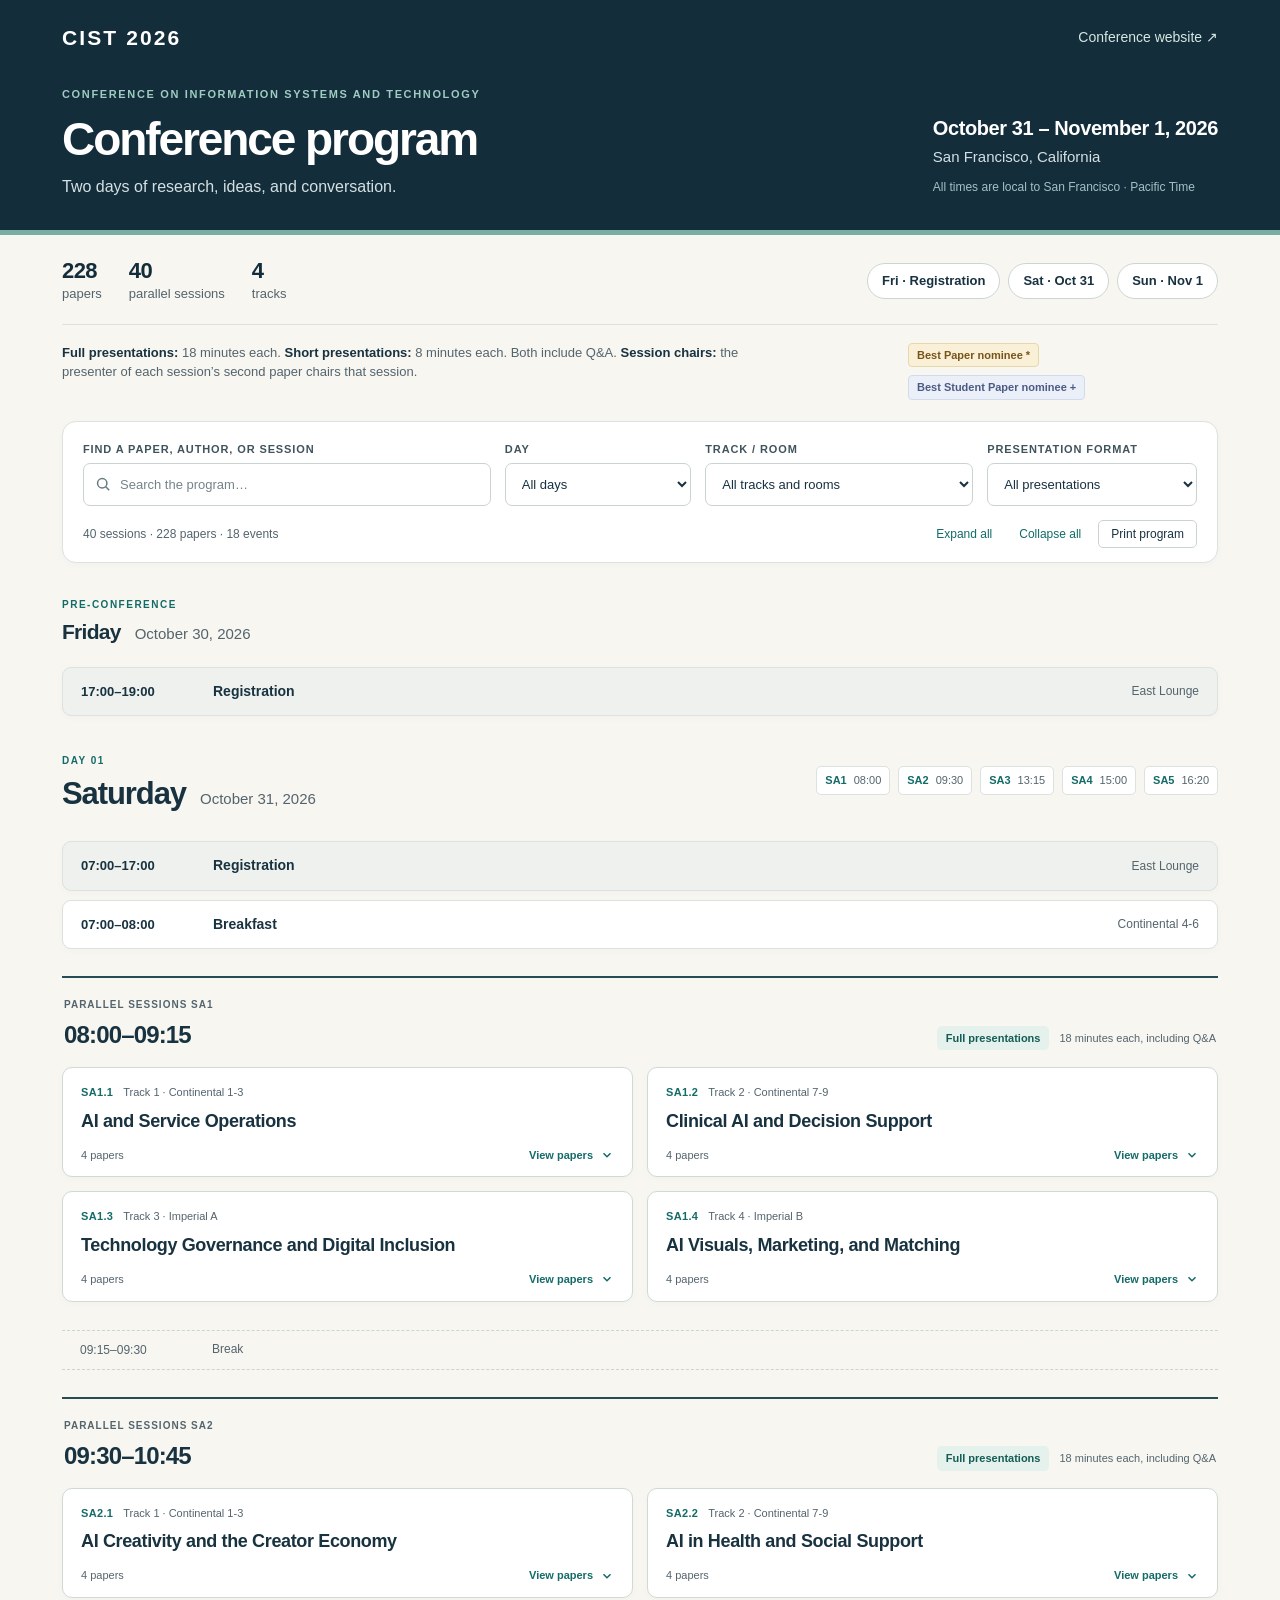
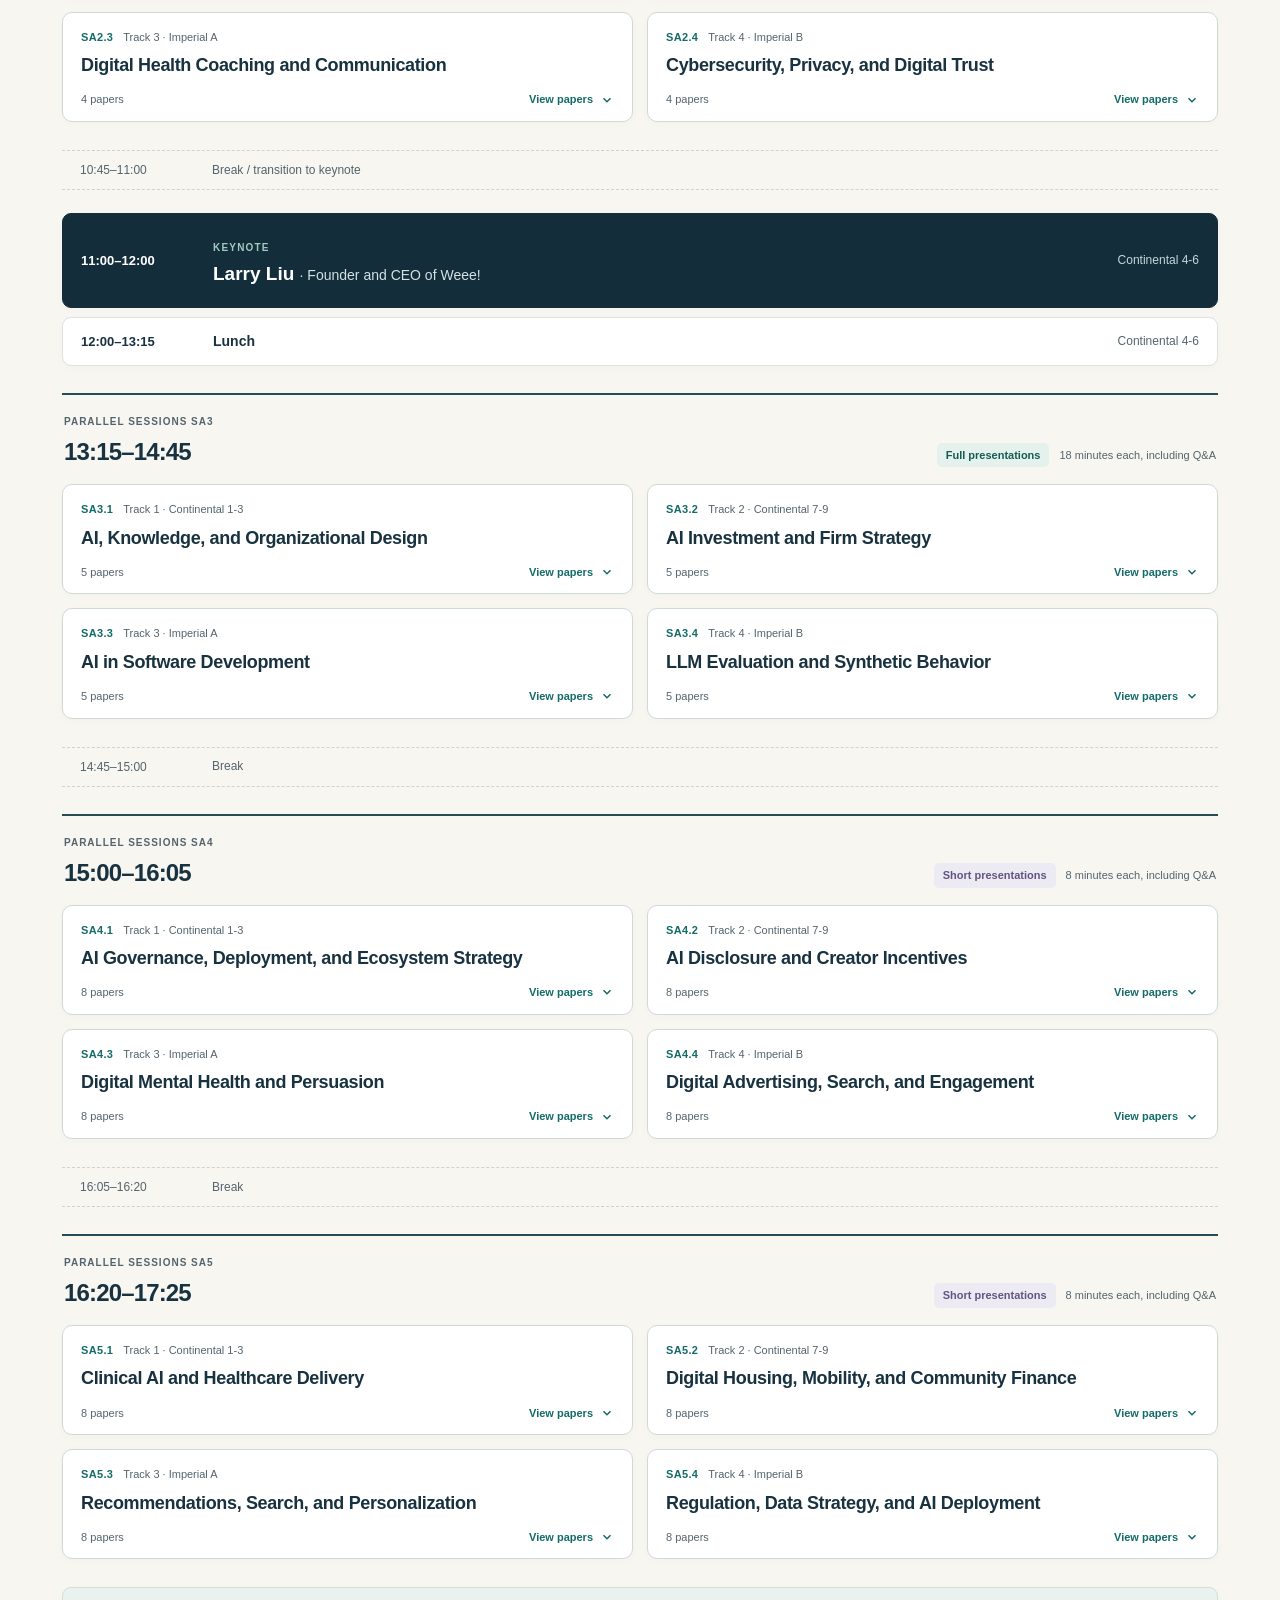
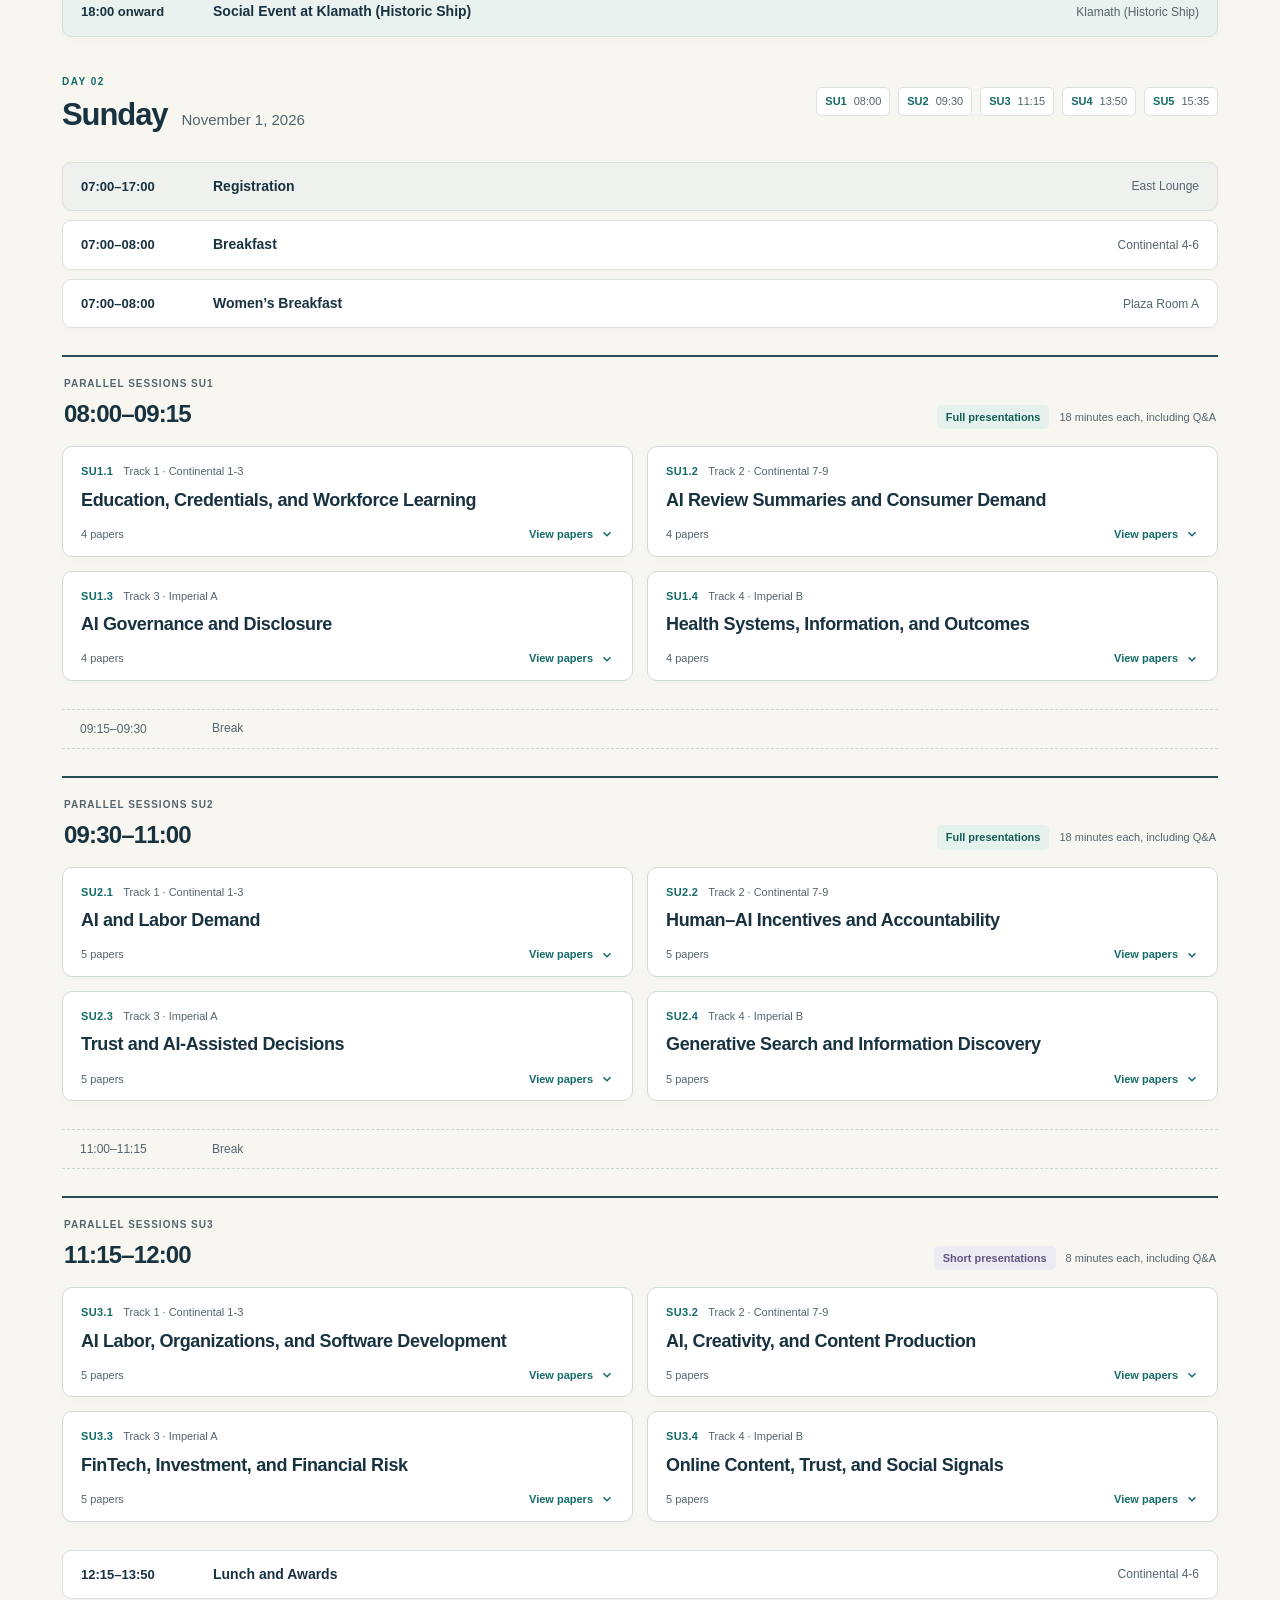
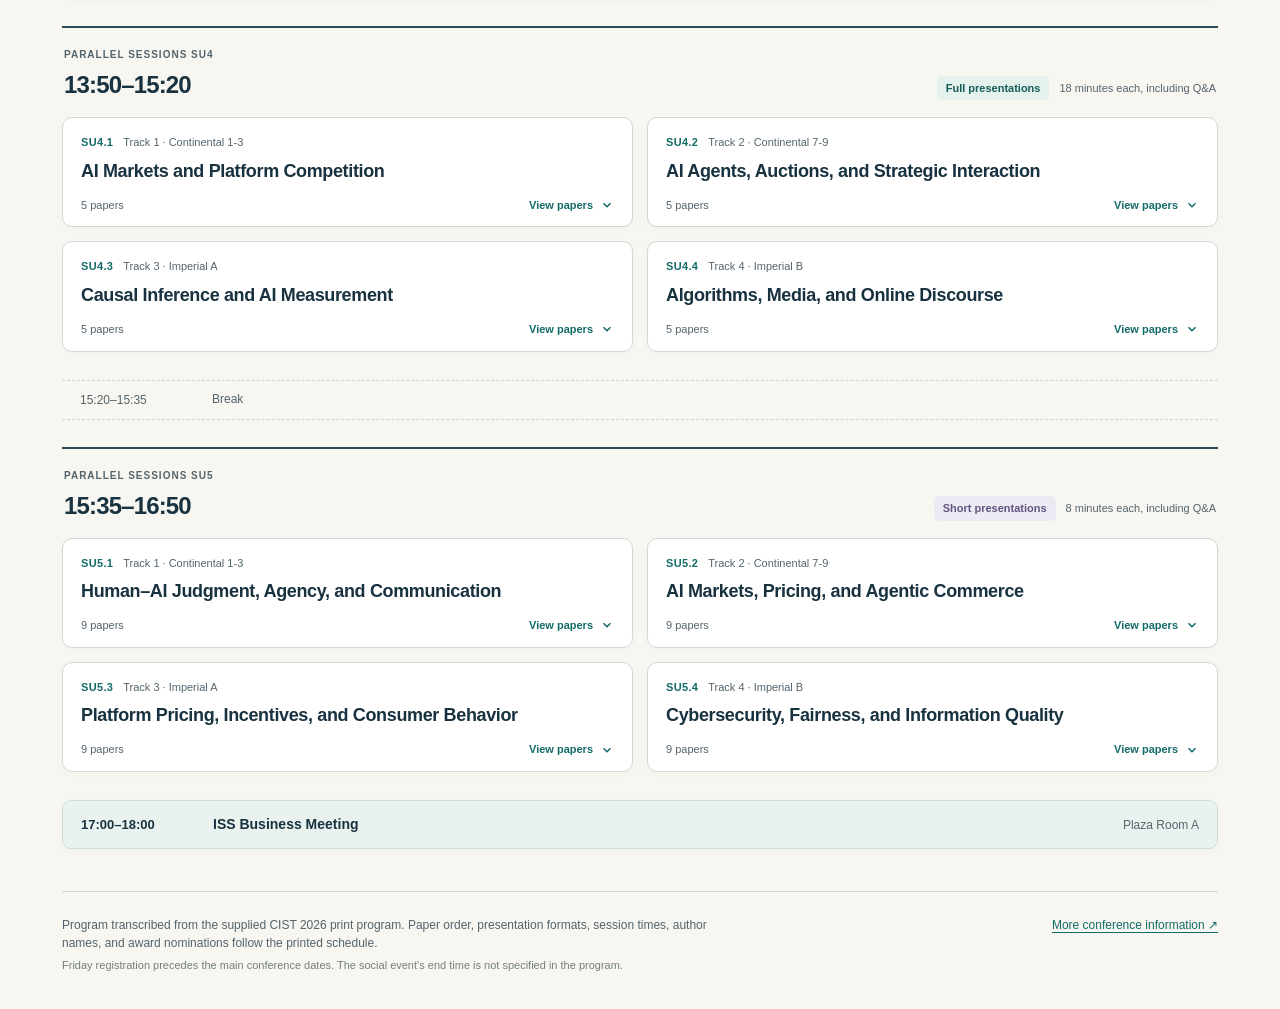
<file: layouts/CIST2026_Program.html>
<!doctype html>
<html lang="en">
<head>
  <meta charset="utf-8">
  <meta name="viewport" content="width=device-width, initial-scale=1">
  <meta name="description" content="CIST 2026 conference program: October 31–November 1 in San Francisco. Browse 228 papers across 40 sessions, plus keynote, meals, and conference events.">
  <title>CIST 2026 · Conference Program</title>
  <style>
:root{--navy:#142d3b;--ink:#183240;--muted:#54646d;--teal:#136b68;--teal-light:#e4f1ed;--cream:#f7f6f1;--line:#dce2df;--white:#fff;--gold:#896525;--gold-light:#faf0d7;--radius:14px;--shadow:0 2px 8px #142d3b06}
*{box-sizing:border-box}html{scroll-behavior:smooth;scroll-padding-top:30px}body{margin:0;color:var(--ink);background:var(--cream);font-family:Inter,ui-sans-serif,-apple-system,BlinkMacSystemFont,"Segoe UI",Arial,sans-serif;font-size:16px;line-height:1.5}
a{color:var(--teal);text-underline-offset:3px}button,input,select{font:inherit}button,select{cursor:pointer}button,a,input,select,summary{-webkit-tap-highlight-color:transparent}
:focus-visible{outline:3px solid #d5a039;outline-offset:4px}.skip-link{position:absolute;left:16px;top:-100px;z-index:20;background:var(--white);padding:10px 16px;border-radius:8px}.skip-link:focus{top:12px}
[hidden]{display:none!important}.js-only{display:none}body.js .js-only{display:block}body.js .js-inline{display:inline-flex}
.wrap{max-width:1220px;padding:0 32px;margin:0 auto}.masthead{background:var(--navy);color:white;border-bottom:5px solid #79aca2}.topline{display:flex;align-items:center;justify-content:space-between;gap:24px;padding-top:22px}.wordmark{font-size:21px;letter-spacing:.1em;font-weight:800}.home-link{color:#d4e7e1;font-size:14px;text-decoration:none}.home-link:hover{text-decoration:underline}.hero{padding:27px 0 31px;display:flex;align-items:flex-end;justify-content:space-between;gap:35px}.hero .eyebrow{color:#9dccc0;font-size:11px}.hero h1{font-size:46px;line-height:1.12;letter-spacing:-.045em;margin:9px 0 10px;font-weight:750}.conference-name{color:#d4e1e4;margin:0;font-size:16px;max-width:530px}.hero-date{min-width:230px;display:flex;flex-direction:column;gap:3px;font-size:15px;color:#d4e1e4;padding-bottom:3px}.hero-date strong{font-size:20px;font-weight:600;color:#fff;letter-spacing:-.02em}.hero-date .timezone{font-size:12px;color:#a6bfc5;margin-top:7px}
.overview{display:flex;justify-content:space-between;align-items:center;gap:16px;flex-wrap:wrap;padding:23px 0 20px;border-bottom:1px solid var(--line)}.counts{display:flex;gap:27px;color:var(--muted);font-size:13px}.counts strong{font-size:22px;line-height:1.2;color:var(--navy);display:block;letter-spacing:-.025em}.day-links{display:flex;gap:8px;flex-wrap:wrap}.day-links a{text-decoration:none;border:1px solid #cbd6d3;background:#fff;border-radius:30px;padding:7px 14px;color:var(--ink);font-size:13px;font-weight:600}.day-links a:hover{background:var(--teal-light);border-color:var(--teal)}
.guidance{padding:18px 0 21px;display:flex;gap:25px;align-items:flex-start;justify-content:space-between;color:var(--muted);font-size:13px}.guidance p{margin:0;max-width:690px}.guidance strong{color:var(--ink)}.award-legend{display:flex;gap:8px;flex-wrap:wrap;flex-shrink:0;max-width:310px}.award{font-size:11px;line-height:1.5;font-weight:650;display:inline-block;padding:3px 8px;border-radius:4px;border:1px solid #e7d8ab;color:#76551a;background:var(--gold-light)}.award.student-paper{background:#ebeff8;color:#4c5b86;border-color:#d2daee}.award span{margin-left:3px}
.tools{background:var(--white);border:1px solid var(--line);border-radius:var(--radius);padding:19px 20px 14px;box-shadow:var(--shadow);margin:0 0 28px}.filters{display:grid;grid-template-columns:minmax(235px,1.75fr) minmax(145px,.8fr) minmax(190px,1.15fr) minmax(150px,.9fr);gap:14px}.field label{display:block;color:#3f545c;font-size:11px;font-weight:750;letter-spacing:.08em;text-transform:uppercase;margin-bottom:6px}.field input,.field select{height:43px;width:100%;border:1px solid #c9d4d1;border-radius:7px;background:#fff;color:var(--ink);padding:0 12px;font-size:13px}.field input::placeholder{color:#75838a}.field input[type=search]{padding-left:36px}.search-box{position:relative}.search-box svg{position:absolute;left:12px;top:13px;width:17px;height:17px;fill:none;stroke:#667a81;stroke-width:1.8}
.tool-footer{display:flex;justify-content:space-between;align-items:center;gap:12px;flex-wrap:wrap;margin-top:14px}.results-count{font-size:12px;color:var(--muted);margin:0}.tools-actions{display:flex;flex-wrap:wrap;gap:7px}.tools-actions button{padding:4px 9px;font-size:12px;color:var(--teal);background:transparent;border:1px solid transparent;border-radius:5px}.tools-actions button:hover{background:var(--teal-light)}.tools-actions .print-button{border-color:#c9d4d1;color:var(--ink);padding-left:12px;padding-right:12px}.tools-actions .reset-button{font-weight:650}.empty-state{text-align:center;background:#fff;border:1px dashed #adbfba;border-radius:12px;padding:36px 20px;margin:10px 0 28px}.empty-state h2{margin:0 0 8px;font-size:20px}.empty-state p{margin:0;color:var(--muted);font-size:14px}
.program-day{margin-top:31px;scroll-margin-top:25px}.program-day.friday{margin-top:0}.day-heading{display:flex;align-items:center;justify-content:space-between;gap:18px;padding:0 0 18px}.eyebrow{font-size:10px;font-weight:800;letter-spacing:.15em;color:var(--teal)}.day-heading h2{font-size:31px;line-height:1.25;letter-spacing:-.035em;margin:4px 0 0;font-weight:750}.day-heading h2 span{font-size:15px;letter-spacing:0;font-weight:400;color:var(--muted);margin-left:14px;white-space:nowrap}.friday .day-heading{padding-bottom:12px}.friday .day-heading h2{font-size:21px}.block-nav{display:flex;gap:8px;flex-wrap:wrap}.block-nav a{display:flex;gap:7px;align-items:center;font-size:11px;color:var(--muted);border:1px solid var(--line);border-radius:5px;text-decoration:none;padding:5px 8px;background:#fff}.block-nav a strong{color:var(--teal);font-weight:700}.block-nav a:hover{background:var(--teal-light)}
.shared-event{display:flex;align-items:center;gap:20px;border:1px solid var(--line);border-radius:9px;background:#fff;padding:14px 18px;margin:9px 0;box-shadow:var(--shadow)}.event-time{font-variant-numeric:tabular-nums;font-size:13px;font-weight:650;min-width:112px;white-space:nowrap}.event-info{flex:1;min-width:0}.event-info h3{font-size:14px;line-height:1.4;font-weight:600;margin:0}.event-location{color:var(--muted);font-size:12px;text-align:right}.event-break{background:transparent;border:0;border-top:1px dashed #cbd5d0;border-bottom:1px dashed #cbd5d0;border-radius:0;padding:10px 18px;margin:23px 0;color:var(--muted);box-shadow:none}.event-break h3{font-size:12px;font-weight:500}.event-break .event-time{font-size:12px;font-weight:500}.event-registration{background:#eef1ed}.event-social,.event-meeting{background:#eaf2ef;border-color:#d0e0d9}.event-keynote{background:var(--navy);border-color:var(--navy);color:#fff;padding:20px 18px}.event-keynote .event-location{color:#c3d8d7}.event-keynote .event-info h3{display:none}.event-keynote .event-label{font-size:10px;font-weight:750;letter-spacing:.12em;text-transform:uppercase;color:#a1cabe}.event-speaker{margin:3px 0 0;font-size:19px;line-height:1.35;font-weight:650}.event-speaker span{font-size:14px;font-weight:400;color:#d3e2e2}
.session-block{margin:27px 0 28px;scroll-margin-top:25px}.block-heading{display:flex;align-items:flex-end;justify-content:space-between;gap:16px;border-top:2px solid #294b56;padding:13px 2px 14px}.block-kicker{font-size:10px;font-weight:750;letter-spacing:.1em;color:var(--muted)}.block-heading h3{font-variant-numeric:tabular-nums;font-size:24px;font-weight:700;letter-spacing:-.035em;margin:2px 0 0}.block-format{display:flex;gap:10px;align-items:center;padding-bottom:3px;color:var(--muted);font-size:11px}.format-pill{display:inline-block;padding:4px 9px;border-radius:5px;background:var(--teal-light);color:#155c55;white-space:nowrap;font-weight:700}.format-pill.short{background:#ecebf4;color:#625480}.sessions-grid{display:grid;grid-template-columns:repeat(2,minmax(0,1fr));gap:14px;align-items:start}
.session{background:#fff;border:1px solid #cfdad5;border-radius:10px;box-shadow:var(--shadow);overflow:hidden;scroll-margin-top:30px}.session summary{display:block;list-style:none;cursor:pointer;padding:17px 18px 13px;transition:background .12s ease}.session summary::-webkit-details-marker{display:none}.session summary:hover{background:#f5f9f6}.session-meta{display:flex;align-items:center;gap:10px;font-size:11px;line-height:1.4}.session-code{color:var(--teal);font-weight:800;letter-spacing:.03em;white-space:nowrap}.session-room{color:var(--muted)}.session summary h4{font-size:18px;font-weight:650;letter-spacing:-.02em;line-height:1.35;margin:8px 0 14px;padding-right:8px}.session-bottom{display:flex;justify-content:space-between;align-items:center;gap:12px;font-size:11px;color:var(--muted)}.disclosure{display:flex;align-items:center;gap:7px;color:var(--teal);font-weight:600}.disclosure svg{width:14px;height:14px;fill:none;stroke:currentColor;stroke-width:1.7;transition:transform .15s ease}.when-open{display:none}.session[open] .when-open{display:inline}.session[open] .when-closed{display:none}.session[open] .disclosure svg{transform:rotate(180deg)}.session[open] summary{border-bottom:1px solid var(--line);background:#f7faf8}
.paper-list{margin:0;padding:0;list-style:none;counter-reset:paper}.paper{position:relative;padding:16px 17px 16px 42px;border-bottom:1px solid #e9eeea;counter-increment:paper}.paper:last-child{border-bottom:0}.paper::before{content:attr(value);position:absolute;left:17px;top:18px;color:#81908c;font-size:11px;font-weight:600;font-variant-numeric:tabular-nums}.paper-title{font-size:14px;font-weight:650;line-height:1.48;letter-spacing:-.005em;margin:0 0 6px;overflow-wrap:anywhere}.authors{font-size:12px;line-height:1.6;color:#5d6d73;margin:0;overflow-wrap:anywhere}.paper-tags{display:flex;gap:6px;align-items:center;flex-wrap:wrap;margin-top:8px}.chair-note{font-size:10px;line-height:1.5;color:#5f7067;background:#eef3ef;padding:3px 7px;border-radius:4px}.paper .award{font-size:10px}
.footer{border-top:1px solid #ccd8d0;margin-top:42px;padding:24px 0 35px;display:flex;align-items:flex-start;justify-content:space-between;gap:25px;font-size:12px;color:var(--muted)}.footer p{margin:0;max-width:650px}.footer .footer-note{font-size:11px;margin-top:5px;color:#728079}.footer-link{white-space:nowrap}.noscript-message{margin:15px 0;padding:12px;background:#edf2ed;font-size:13px;border-radius:8px}
@media(min-width:1500px){.wrap{max-width:1330px}.session summary h4{font-size:19px}}
@media(max-width:1000px){.filters{grid-template-columns:1.5fr 1fr}.guidance{flex-direction:column;gap:12px}.award-legend{max-width:none;flex-shrink:1}.day-heading{align-items:flex-start;flex-direction:column;gap:12px}.block-nav{gap:6px}.hero h1{font-size:41px}.hero-date{min-width:200px}.block-format{align-items:flex-end;flex-direction:column;gap:4px}.session-meta{align-items:flex-start;gap:8px}.session summary h4{font-size:17px}.event-speaker span{display:block;margin-top:3px}}
@media(max-width:680px){.wrap{padding:0 18px}.topline{padding-top:17px;gap:15px}.wordmark{font-size:18px}.home-link{font-size:12px}.hero{padding:23px 0 24px;flex-direction:column;align-items:flex-start;gap:18px}.hero h1{font-size:38px}.conference-name{font-size:14px;max-width:350px}.hero-date{gap:1px}.hero-date strong{font-size:17px}.hero-date>span{font-size:13px}.hero-date .timezone{margin-top:4px;font-size:11px}.overview{gap:17px;padding:19px 0 16px}.counts{gap:24px;font-size:11px}.counts strong{font-size:20px}.day-links{gap:6px}.day-links a{padding:6px 12px;font-size:12px}.guidance{padding:15px 0 17px;font-size:12px;gap:11px}.guidance .award{font-size:10px}.tools{padding:15px 14px 12px;margin-bottom:23px}.filters{grid-template-columns:1fr 1fr;gap:12px}.field-search{grid-column:1/-1}.field-room{grid-column:1/-1;grid-row:3}.field-format{grid-column:2;grid-row:2}.field-day{grid-column:1;grid-row:2}.field input,.field select{font-size:12px;height:42px}.tool-footer{align-items:flex-start;gap:9px}.tools-actions{gap:4px}.tools-actions button{font-size:11px;padding:4px 7px}.results-count{font-size:11px}.program-day{margin-top:26px}.day-heading h2{font-size:28px}.day-heading h2 span{display:block;margin:4px 0 0;font-size:13px}.friday .day-heading h2 span{display:inline;margin-left:9px;font-size:12px}.block-nav{width:100%;justify-content:flex-start;gap:5px}.block-nav a{flex-direction:column;gap:0;padding:4px 8px;font-size:10px;flex:1}.shared-event{gap:12px;flex-wrap:wrap;padding:12px 13px;margin:8px 0}.event-time{min-width:100px;font-size:12px}.event-info h3{font-size:13px}.event-location{width:100%;text-align:left;padding-left:112px;font-size:11px;margin-top:-7px}.event-keynote{padding:16px 13px;align-items:flex-start}.event-keynote .event-time{padding-top:3px}.event-keynote .event-location{margin-top:0}.event-speaker{font-size:17px}.event-speaker span{font-size:12px}.event-break{padding:9px 13px;margin:21px 0;gap:12px}.session-block{margin-top:23px;margin-bottom:23px}.block-heading{gap:10px;align-items:center;padding-top:11px}.block-heading h3{font-size:22px}.block-kicker{font-size:9px}.block-format{font-size:9px;max-width:150px;text-align:right}.format-pill{font-size:10px;padding:3px 7px}.sessions-grid{grid-template-columns:1fr;gap:10px}.session summary{padding:15px 16px 12px}.session summary h4{font-size:17px;margin-bottom:11px}.session-meta{font-size:10px}.session-bottom{font-size:10px}.paper{padding:15px 15px 15px 37px}.paper::before{left:15px;top:17px}.paper-title{font-size:13px}.authors{font-size:11px}.footer{margin-top:30px;flex-direction:column;gap:14px;font-size:11px}.footer .footer-note{font-size:10px}}
@media(prefers-reduced-motion:reduce){html{scroll-behavior:auto}*,*::before,*::after{transition:none!important}}
@media print{
@page{size:letter portrait;margin:.55in}.wrap{max-width:none;padding:0}body{background:#fff;color:#000;font-size:10pt}.masthead{background:#fff!important;color:#000;border-bottom:2pt solid #333}.topline{padding-top:0}.wordmark{font-size:13pt;color:#000}.home-link,.day-links,.tools,.guidance,.block-nav,.footer-link,.skip-link,.disclosure,.empty-state,.js-only{display:none!important}.hero{padding:12pt 0;display:block}.hero h1{font-size:26pt;color:#000;margin:5pt 0}.hero .eyebrow,.conference-name,.hero-date,.hero-date strong,.hero-date .timezone{color:#000}.hero-date{margin-top:8pt;font-size:10pt;display:block}.hero-date strong{font-size:10pt}.hero-date>span{margin-left:8pt}.hero-date .timezone{display:block;margin-left:0;font-size:9pt}.conference-name{font-size:11pt}.overview{padding:10pt 0}.counts{gap:24pt;font-size:9pt}.counts strong{font-size:15pt}.program-day{margin-top:18pt}.day-heading{padding-bottom:8pt}.eyebrow{font-size:8pt;color:#333}.day-heading h2{font-size:19pt}.day-heading h2 span{font-size:10pt}.friday .day-heading h2{font-size:14pt}.block-heading{border-top:1pt solid #444;padding:7pt 0;break-after:avoid}.block-heading h3{font-size:14pt}.block-kicker{font-size:8pt}.block-format{font-size:8pt}.format-pill{border:1pt solid #bbb;background:none!important;color:#000!important;font-size:8pt;padding:2pt 5pt}.sessions-grid{display:block}.session{border:1pt solid #bbb;border-radius:0;box-shadow:none;margin-bottom:9pt;overflow:visible;break-inside:auto}.session summary{display:block!important;padding:8pt;break-after:avoid;background:#f5f5f5!important;border-bottom:1pt solid #bbb}.session summary h4{font-size:12pt;margin:5pt 0}.session-meta{font-size:8pt}.session-code,.session-room{color:#222}.session-bottom{font-size:8pt}.session-body{display:block!important}.session:not([open])>.session-body{display:block!important}.paper{padding:8pt 10pt 8pt 26pt;break-inside:avoid}.paper::before{left:9pt;top:10pt;font-size:8pt}.paper-title{font-size:10pt}.authors{font-size:8.5pt;line-height:1.4;color:#333}.paper-tags{margin-top:4pt}.paper .award,.chair-note{font-size:7pt;padding:2pt 4pt;border:1pt solid #aaa;color:#333!important;background:none!important}.shared-event{padding:7pt 9pt;margin:5pt 0;border:1pt solid #ccc;background:#fff!important;color:#000!important;border-radius:0;box-shadow:none;break-inside:avoid}.event-time{min-width:90pt;font-size:9pt}.event-info h3{font-size:10pt}.event-location{font-size:9pt;color:#333!important}.event-break{border-style:dashed}.event-break .event-time,.event-break h3{font-size:8pt}.event-keynote .event-label{color:#333;font-size:8pt}.event-speaker{font-size:12pt}.event-speaker span{font-size:9pt;color:#333}.footer{font-size:8pt;margin-top:15pt;padding:10pt 0}.footer .footer-note{font-size:7pt}a{text-decoration:none;color:#000}.print-guidance{display:block!important;margin:8pt 0;font-size:8.5pt}.print-guidance p{margin:2pt 0}
}
.print-guidance{display:none}
</style>
</head>
<body>
<a href="#program" class="skip-link">Skip to program</a>
<header class="masthead">
  <div class="wrap">
    <div class="topline"><div class="wordmark">CIST 2026</div><a href="https://cist2026.github.io/" class="home-link">Conference website ↗</a></div>
    <div class="hero">
      <div><span class="eyebrow">CONFERENCE ON INFORMATION SYSTEMS AND TECHNOLOGY</span><h1>Conference program</h1><p class="conference-name">Two days of research, ideas, and conversation.</p></div>
      <div class="hero-date"><strong>October 31 – November 1, 2026</strong><span>San Francisco, California</span><span class="timezone">All times are local to San Francisco · Pacific Time</span></div>
    </div>
  </div>
</header>
<main class="wrap" id="program">
  <section class="overview" aria-label="Program overview">
    <div class="counts"><div><strong>228</strong>papers</div><div><strong>40</strong>parallel sessions</div><div><strong>4</strong>tracks</div></div>
    <nav class="day-links" aria-label="Jump to a day"><a href="#day-2026-10-30">Fri · Registration</a><a href="#day-2026-10-31">Sat · Oct 31</a><a href="#day-2026-11-01">Sun · Nov 1</a></nav>
  </section>
  <section class="guidance" aria-label="Presentation information">
    <p><strong>Full presentations:</strong> 18 minutes each. <strong>Short presentations:</strong> 8 minutes each. Both include Q&amp;A. <strong>Session chairs:</strong> the presenter of each session’s second paper chairs that session.</p>
    <div class="award-legend"><span class="award best-paper">Best Paper nominee *</span><span class="award student-paper">Best Student Paper nominee +</span></div>
  </section>
  <div class="print-guidance"><p>Full presentations: 18 minutes each; short presentations: 8 minutes each, including Q&amp;A.</p><p>The presenter of each session’s second paper is the session chair. * Best Paper nominee; + Best Student Paper nominee.</p></div>
  <section class="tools js-only" aria-label="Find papers and sessions">
    <div class="filters">
      <div class="field field-search"><label for="query">Find a paper, author, or session</label><div class="search-box"><svg viewBox="0 0 20 20" aria-hidden="true"><circle cx="8.5" cy="8.5" r="5.5"/><path d="m12.7 12.7 4 4"/></svg><input id="query" type="search" placeholder="Search the program…" autocomplete="off" spellcheck="false"></div></div>
      <div class="field field-day"><label for="day-filter">Day</label><select id="day-filter"><option value="">All days</option><option value="2026-10-30">Friday · Registration</option><option value="2026-10-31">Saturday · October 31</option><option value="2026-11-01">Sunday · November 1</option></select></div>
      <div class="field field-room"><label for="room-filter">Track / room</label><select id="room-filter"><option value="">All tracks and rooms</option><option value="Continental 1-3">Track 1 · Continental 1-3</option><option value="Continental 7-9">Track 2 · Continental 7-9</option><option value="Imperial A">Track 3 · Imperial A</option><option value="Imperial B">Track 4 · Imperial B</option></select></div>
      <div class="field field-format"><label for="format-filter">Presentation format</label><select id="format-filter"><option value="">All presentations</option><option value="full">Full · 18 minutes</option><option value="short">Short · 8 minutes</option></select></div>
    </div>
    <div class="tool-footer"><p class="results-count" id="result-count" role="status" aria-live="polite">40 sessions · 228 papers</p><div class="tools-actions"><button type="button" class="reset-button" id="reset" hidden>Reset filters</button><button type="button" id="expand">Expand all</button><button type="button" id="collapse">Collapse all</button><button type="button" id="print" class="print-button">Print program</button></div></div>
  </section>
  <noscript><div class="noscript-message">Open any session to view its papers. The complete program is available below.</div></noscript>
  <div class="empty-state" id="empty-state" hidden><h2>No matching results</h2><p>Try another title, author, or keyword, or reset the filters.</p></div>
  <section class="program-day friday" id="day-2026-10-30" data-day="2026-10-30" aria-labelledby="heading-2026-10-30">
      <header class="day-heading"><div><span class="eyebrow">PRE-CONFERENCE</span><h2 id="heading-2026-10-30">Friday<span>October 30, 2026</span></h2></div></header>
      <div class="day-events"><article class="shared-event event-registration" id="event-2026-10-30-0" data-search="Registration East Lounge 17:00–19:00">
      <div class="event-time">17:00–19:00</div>
      <div class="event-info"><h3>Registration</h3></div><span class="event-location">East Lounge</span>
    </article></div>
    </section>
<section class="program-day " id="day-2026-10-31" data-day="2026-10-31" aria-labelledby="heading-2026-10-31">
      <header class="day-heading"><div><span class="eyebrow">DAY 01</span><h2 id="heading-2026-10-31">Saturday<span>October 31, 2026</span></h2></div><nav class="block-nav" aria-label="Saturday session blocks"><a href="#SA1"><strong>SA1</strong><span>08:00</span></a><a href="#SA2"><strong>SA2</strong><span>09:30</span></a><a href="#SA3"><strong>SA3</strong><span>13:15</span></a><a href="#SA4"><strong>SA4</strong><span>15:00</span></a><a href="#SA5"><strong>SA5</strong><span>16:20</span></a></nav></header>
      <div class="day-events"><article class="shared-event event-registration" id="event-2026-10-31-0" data-search="Registration East Lounge 07:00–17:00">
      <div class="event-time">07:00–17:00</div>
      <div class="event-info"><h3>Registration</h3></div><span class="event-location">East Lounge</span>
    </article><article class="shared-event event-breakfast" id="event-2026-10-31-1" data-search="Breakfast Continental 4-6 07:00–08:00">
      <div class="event-time">07:00–08:00</div>
      <div class="event-info"><h3>Breakfast</h3></div><span class="event-location">Continental 4-6</span>
    </article><section class="session-block" id="SA1" data-format="full" aria-labelledby="SA1-title">
          <header class="block-heading"><div><span class="block-kicker">PARALLEL SESSIONS SA1</span><h3 id="SA1-title">08:00–09:15</h3></div>
          <div class="block-format"><span class="format-pill full">Full presentations</span><span>18 minutes each, including Q&amp;A</span></div></header>
          <div class="sessions-grid"><details class="session" id="SA1.1" data-day="2026-10-31" data-room="Continental 1-3" data-format="full" data-search="SA1.1 AI and Service Operations Continental 1-3 Track 1 08:00–09:15 full" data-total="4">
      <summary>
        <span class="session-meta"><span class="session-code">SA1.1</span><span class="session-room">Track 1 · Continental 1-3</span></span>
        <h4>AI and Service Operations</h4>
        <span class="session-bottom"><span class="paper-count">4 papers</span><span class="disclosure"><span class="when-closed">View papers</span><span class="when-open">Hide papers</span><svg viewBox="0 0 16 16" aria-hidden="true"><path d="m4 6 4 4 4-4"/></svg></span></span>
      </summary>
      <div class="session-body"><ol class="paper-list"><li class="paper" value="1" data-search="Agentic AI and Human-in-the-Loop Interventions: Field Experimental Evidence from Alibaba’s Customer Service Operations Yiwei Wang; Chuan Zhu; Tianjun Feng; Lauren Lu; Bingxin Jia">
      <div class="paper-content"><h5 class="paper-title">Agentic AI and Human-in-the-Loop Interventions: Field Experimental Evidence from Alibaba’s Customer Service Operations</h5>
      <p class="authors">Yiwei Wang; Chuan Zhu; Tianjun Feng; Lauren Lu; Bingxin Jia</p>
      <div class="paper-tags"><span class="award best-paper">Best Paper nominee <span aria-hidden="true">*</span></span></div>
      </div></li>
<li class="paper" value="2" data-search="The Effect of Pay Cliffs on Labor Supply: Evidence from an Algorithmic Ranked-Pay Ladder in Gig Service Operations Qiaowen Guo; Hui Xiang; Fuqiang Zhang; Tianjun Feng; Congyi Zhou">
      <div class="paper-content"><h5 class="paper-title">The Effect of Pay Cliffs on Labor Supply: Evidence from an Algorithmic Ranked-Pay Ladder in Gig Service Operations</h5>
      <p class="authors">Qiaowen Guo; Hui Xiang; Fuqiang Zhang; Tianjun Feng; Congyi Zhou</p>
      <div class="paper-tags"><span class="chair-note">This paper’s presenter chairs the session</span></div>
      </div></li>
<li class="paper" value="3" data-search="When AI Supports Emotionally Demanding Service Work: Experimental Evidence from Customer Service Interactions Lei Wang; Haylee Min; Veda Duddu; Koustuv Saha; Vedant Das Swain">
      <div class="paper-content"><h5 class="paper-title">When AI Supports Emotionally Demanding Service Work: Experimental Evidence from Customer Service Interactions</h5>
      <p class="authors">Lei Wang; Haylee Min; Veda Duddu; Koustuv Saha; Vedant Das Swain</p>
      
      </div></li>
<li class="paper" value="4" data-search="Driver Engagement Dynamics on Gig Platforms Joohyun Kim; Xinxue Qu; Daewon Sun">
      <div class="paper-content"><h5 class="paper-title">Driver Engagement Dynamics on Gig Platforms</h5>
      <p class="authors">Joohyun Kim; Xinxue Qu; Daewon Sun</p>
      
      </div></li></ol></div>
    </details>
<details class="session" id="SA1.2" data-day="2026-10-31" data-room="Continental 7-9" data-format="full" data-search="SA1.2 Clinical AI and Decision Support Continental 7-9 Track 2 08:00–09:15 full" data-total="4">
      <summary>
        <span class="session-meta"><span class="session-code">SA1.2</span><span class="session-room">Track 2 · Continental 7-9</span></span>
        <h4>Clinical AI and Decision Support</h4>
        <span class="session-bottom"><span class="paper-count">4 papers</span><span class="disclosure"><span class="when-closed">View papers</span><span class="when-open">Hide papers</span><svg viewBox="0 0 16 16" aria-hidden="true"><path d="m4 6 4 4 4-4"/></svg></span></span>
      </summary>
      <div class="session-body"><ol class="paper-list"><li class="paper" value="1" data-search="The Impact of Hospital Algorithm Adoption on Care Delivery, Outcomes, and Equity Qi Wang; Jiayi Liu; Anandhi Bharadwaj; Ruba Aljafari; Abhinav Goyal">
      <div class="paper-content"><h5 class="paper-title">The Impact of Hospital Algorithm Adoption on Care Delivery, Outcomes, and Equity</h5>
      <p class="authors">Qi Wang; Jiayi Liu; Anandhi Bharadwaj; Ruba Aljafari; Abhinav Goyal</p>
      
      </div></li>
<li class="paper" value="2" data-search="Let Geometry Decide: Selective LLM Support for Remote Patient Messages Ilias Triantafyllopoulos; Joao Sedoc">
      <div class="paper-content"><h5 class="paper-title">Let Geometry Decide: Selective LLM Support for Remote Patient Messages</h5>
      <p class="authors">Ilias Triantafyllopoulos; Joao Sedoc</p>
      <div class="paper-tags"><span class="chair-note">This paper’s presenter chairs the session</span></div>
      </div></li>
<li class="paper" value="3" data-search="Targeted AI Deployment in Expert Decision-Making: A Dyadic Policy Learning Framework Chenglong Zhang; Yue Fang; Zhengrui Jiang">
      <div class="paper-content"><h5 class="paper-title">Targeted AI Deployment in Expert Decision-Making: A Dyadic Policy Learning Framework</h5>
      <p class="authors">Chenglong Zhang; Yue Fang; Zhengrui Jiang</p>
      
      </div></li>
<li class="paper" value="4" data-search="Causal Disentanglement of Strategic Physician Behavior: A Latent Deconfounder Approach Hong Zhang; Tianning Zhu; Zhiqiang (Eric) Zheng">
      <div class="paper-content"><h5 class="paper-title">Causal Disentanglement of Strategic Physician Behavior: A Latent Deconfounder Approach</h5>
      <p class="authors">Hong Zhang; Tianning Zhu; Zhiqiang (Eric) Zheng</p>
      <div class="paper-tags"><span class="award best-paper">Best Paper nominee <span aria-hidden="true">*</span></span></div>
      </div></li></ol></div>
    </details>
<details class="session" id="SA1.3" data-day="2026-10-31" data-room="Imperial A" data-format="full" data-search="SA1.3 Technology Governance and Digital Inclusion Imperial A Track 3 08:00–09:15 full" data-total="4">
      <summary>
        <span class="session-meta"><span class="session-code">SA1.3</span><span class="session-room">Track 3 · Imperial A</span></span>
        <h4>Technology Governance and Digital Inclusion</h4>
        <span class="session-bottom"><span class="paper-count">4 papers</span><span class="disclosure"><span class="when-closed">View papers</span><span class="when-open">Hide papers</span><svg viewBox="0 0 16 16" aria-hidden="true"><path d="m4 6 4 4 4-4"/></svg></span></span>
      </summary>
      <div class="session-body"><ol class="paper-list"><li class="paper" value="1" data-search="AI Predictive Policing Tools Have a Limited Impact on Crime Rates Jeffery Clement; Kartik Ganju">
      <div class="paper-content"><h5 class="paper-title">AI Predictive Policing Tools Have a Limited Impact on Crime Rates</h5>
      <p class="authors">Jeffery Clement; Kartik Ganju</p>
      
      </div></li>
<li class="paper" value="2" data-search="Regulating Dark Patterns: Evidence from Subscription-Enabled E-Commerce Platforms Chenghang Wang; Jaeung Sim; Hyeokkoo Eric Kwon">
      <div class="paper-content"><h5 class="paper-title">Regulating Dark Patterns: Evidence from Subscription-Enabled E-Commerce Platforms</h5>
      <p class="authors">Chenghang Wang; Jaeung Sim; Hyeokkoo Eric Kwon</p>
      <div class="paper-tags"><span class="chair-note">This paper’s presenter chairs the session</span></div>
      </div></li>
<li class="paper" value="3" data-search="Shared Micromobility Meets Participatory Governance: How Bike-Sharing Systems Shape Civic Participation In Public Nuisance Monitoring Wen Ya Shen; Seung Jong Lee; Pei-yu Chen">
      <div class="paper-content"><h5 class="paper-title">Shared Micromobility Meets Participatory Governance: How Bike-Sharing Systems Shape Civic Participation In Public Nuisance Monitoring</h5>
      <p class="authors">Wen Ya Shen; Seung Jong Lee; Pei-yu Chen</p>
      
      </div></li>
<li class="paper" value="4" data-search="Social Class and LLM Adoption Meng Li; Lai Wei; Yao Yao">
      <div class="paper-content"><h5 class="paper-title">Social Class and LLM Adoption</h5>
      <p class="authors">Meng Li; Lai Wei; Yao Yao</p>
      
      </div></li></ol></div>
    </details>
<details class="session" id="SA1.4" data-day="2026-10-31" data-room="Imperial B" data-format="full" data-search="SA1.4 AI Visuals, Marketing, and Matching Imperial B Track 4 08:00–09:15 full" data-total="4">
      <summary>
        <span class="session-meta"><span class="session-code">SA1.4</span><span class="session-room">Track 4 · Imperial B</span></span>
        <h4>AI Visuals, Marketing, and Matching</h4>
        <span class="session-bottom"><span class="paper-count">4 papers</span><span class="disclosure"><span class="when-closed">View papers</span><span class="when-open">Hide papers</span><svg viewBox="0 0 16 16" aria-hidden="true"><path d="m4 6 4 4 4-4"/></svg></span></span>
      </summary>
      <div class="session-body"><ol class="paper-list"><li class="paper" value="1" data-search="When Does AI Advertising Create Value? Dynamic Funnel-Stage Effects in a Platform Marketplace Sunyoung Lee; Bongjin Sohn; Kyeonghan Bae; Alex Jiyoung Kim">
      <div class="paper-content"><h5 class="paper-title">When Does AI Advertising Create Value? Dynamic Funnel-Stage Effects in a Platform Marketplace</h5>
      <p class="authors">Sunyoung Lee; Bongjin Sohn; Kyeonghan Bae; Alex Jiyoung Kim</p>
      
      </div></li>
<li class="paper" value="2" data-search="Seeing the Future: How AI-Generated Future-State Visuals Shape Matching in Two-Sided Markets Yushan Zhou; Renyu Zhang">
      <div class="paper-content"><h5 class="paper-title">Seeing the Future: How AI-Generated Future-State Visuals Shape Matching in Two-Sided Markets</h5>
      <p class="authors">Yushan Zhou; Renyu Zhang</p>
      <div class="paper-tags"><span class="chair-note">This paper’s presenter chairs the session</span></div>
      </div></li>
<li class="paper" value="3" data-search="When AI Advertises: How Advertising Disclosure Shapes Users’ Trust in Generative AI Haofei Qin; Mingfeng Lin; Han Zhang">
      <div class="paper-content"><h5 class="paper-title">When AI Advertises: How Advertising Disclosure Shapes Users’ Trust in Generative AI</h5>
      <p class="authors">Haofei Qin; Mingfeng Lin; Han Zhang</p>
      
      </div></li>
<li class="paper" value="4" data-search="Seeing the Future, Selling the Present: AI-Generated Renovation Visualizations in Housing Transactions Hefan Zheng; Jing Wu; Chenshuo Sun">
      <div class="paper-content"><h5 class="paper-title">Seeing the Future, Selling the Present: AI-Generated Renovation Visualizations in Housing Transactions</h5>
      <p class="authors">Hefan Zheng; Jing Wu; Chenshuo Sun</p>
      
      </div></li></ol></div>
    </details></div>
        </section><article class="shared-event event-break" id="event-2026-10-31-3" data-search="Break  09:15–09:30">
      <div class="event-time">09:15–09:30</div>
      <div class="event-info"><h3>Break</h3></div>
    </article><section class="session-block" id="SA2" data-format="full" aria-labelledby="SA2-title">
          <header class="block-heading"><div><span class="block-kicker">PARALLEL SESSIONS SA2</span><h3 id="SA2-title">09:30–10:45</h3></div>
          <div class="block-format"><span class="format-pill full">Full presentations</span><span>18 minutes each, including Q&amp;A</span></div></header>
          <div class="sessions-grid"><details class="session" id="SA2.1" data-day="2026-10-31" data-room="Continental 1-3" data-format="full" data-search="SA2.1 AI Creativity and the Creator Economy Continental 1-3 Track 1 09:30–10:45 full" data-total="4">
      <summary>
        <span class="session-meta"><span class="session-code">SA2.1</span><span class="session-room">Track 1 · Continental 1-3</span></span>
        <h4>AI Creativity and the Creator Economy</h4>
        <span class="session-bottom"><span class="paper-count">4 papers</span><span class="disclosure"><span class="when-closed">View papers</span><span class="when-open">Hide papers</span><svg viewBox="0 0 16 16" aria-hidden="true"><path d="m4 6 4 4 4-4"/></svg></span></span>
      </summary>
      <div class="session-body"><ol class="paper-list"><li class="paper" value="1" data-search="When Everyone Gets the Same Spark: How AI Inspiration Shapes Creative Diversity in the Creator Economy Franziska Vogel; Jens Förderer; Catherine Tucker">
      <div class="paper-content"><h5 class="paper-title">When Everyone Gets the Same Spark: How AI Inspiration Shapes Creative Diversity in the Creator Economy</h5>
      <p class="authors">Franziska Vogel; Jens Förderer; Catherine Tucker</p>
      <div class="paper-tags"><span class="award student-paper">Best Student Paper nominee <span aria-hidden="true">+</span></span></div>
      </div></li>
<li class="paper" value="2" data-search="Does Generative AI Shape What We Create and How We Think? Elizabeth Han; Alice Jang; Yuqing Ren">
      <div class="paper-content"><h5 class="paper-title">Does Generative AI Shape What We Create and How We Think?</h5>
      <p class="authors">Elizabeth Han; Alice Jang; Yuqing Ren</p>
      <div class="paper-tags"><span class="chair-note">This paper’s presenter chairs the session</span></div>
      </div></li>
<li class="paper" value="3" data-search="When Rivals Invade from Other Planet: Forced Creator Migration and the Divergence Between Platform Growth and Creator Returns Sunghyun Kwon; Chunghan Kang">
      <div class="paper-content"><h5 class="paper-title">When Rivals Invade from Other Planet: Forced Creator Migration and the Divergence Between Platform Growth and Creator Returns</h5>
      <p class="authors">Sunghyun Kwon; Chunghan Kang</p>
      
      </div></li>
<li class="paper" value="4" data-search="Commercial Sponsorship and the Exploration-Exploitation Trade-off in Content Creation Aluna Wang; Tong Wang; Ke Li; Xitong Li">
      <div class="paper-content"><h5 class="paper-title">Commercial Sponsorship and the Exploration-Exploitation Trade-off in Content Creation</h5>
      <p class="authors">Aluna Wang; Tong Wang; Ke Li; Xitong Li</p>
      
      </div></li></ol></div>
    </details>
<details class="session" id="SA2.2" data-day="2026-10-31" data-room="Continental 7-9" data-format="full" data-search="SA2.2 AI in Health and Social Support Continental 7-9 Track 2 09:30–10:45 full" data-total="4">
      <summary>
        <span class="session-meta"><span class="session-code">SA2.2</span><span class="session-room">Track 2 · Continental 7-9</span></span>
        <h4>AI in Health and Social Support</h4>
        <span class="session-bottom"><span class="paper-count">4 papers</span><span class="disclosure"><span class="when-closed">View papers</span><span class="when-open">Hide papers</span><svg viewBox="0 0 16 16" aria-hidden="true"><path d="m4 6 4 4 4-4"/></svg></span></span>
      </summary>
      <div class="session-body"><ol class="paper-list"><li class="paper" value="1" data-search="Same Space, Different Sparks: Speech-Act Activation and Intervention in Online Peer Support Jun Tan; Xingchen Xu; Lijia Ma">
      <div class="paper-content"><h5 class="paper-title">Same Space, Different Sparks: Speech-Act Activation and Intervention in Online Peer Support</h5>
      <p class="authors">Jun Tan; Xingchen Xu; Lijia Ma</p>
      
      </div></li>
<li class="paper" value="2" data-search="Love, Actually? A Randomized Experiment on AI Companion Use and Real-life Romantic Relationships Jiaming Jiang; Zoey Jiang; June Shi; Kannan Srinivasan; George Loewenstein">
      <div class="paper-content"><h5 class="paper-title">Love, Actually? A Randomized Experiment on AI Companion Use and Real-life Romantic Relationships</h5>
      <p class="authors">Jiaming Jiang; Zoey Jiang; June Shi; Kannan Srinivasan; George Loewenstein</p>
      <div class="paper-tags"><span class="chair-note">This paper’s presenter chairs the session</span></div>
      </div></li>
<li class="paper" value="3" data-search="Beyond One-Size-Fits-All: Personalization through Communication Style in AI Therapy Bots Rebekah Baik; Stephanie Lee; Elina Hwang; Wang Liao; Weichao Yuwen">
      <div class="paper-content"><h5 class="paper-title">Beyond One-Size-Fits-All: Personalization through Communication Style in AI Therapy Bots</h5>
      <p class="authors">Rebekah Baik; Stephanie Lee; Elina Hwang; Wang Liao; Weichao Yuwen</p>
      
      </div></li>
<li class="paper" value="4" data-search="When Does Ambient AI Save Time? The Verification Tax in Accountable Clinical Documentation Attila Hertelendy; Kang Hyun Cho; Ziyi Zhao; Jingjing Li">
      <div class="paper-content"><h5 class="paper-title">When Does Ambient AI Save Time? The Verification Tax in Accountable Clinical Documentation</h5>
      <p class="authors">Attila Hertelendy; Kang Hyun Cho; Ziyi Zhao; Jingjing Li</p>
      <div class="paper-tags"><span class="award best-paper">Best Paper nominee <span aria-hidden="true">*</span></span></div>
      </div></li></ol></div>
    </details>
<details class="session" id="SA2.3" data-day="2026-10-31" data-room="Imperial A" data-format="full" data-search="SA2.3 Digital Health Coaching and Communication Imperial A Track 3 09:30–10:45 full" data-total="4">
      <summary>
        <span class="session-meta"><span class="session-code">SA2.3</span><span class="session-room">Track 3 · Imperial A</span></span>
        <h4>Digital Health Coaching and Communication</h4>
        <span class="session-bottom"><span class="paper-count">4 papers</span><span class="disclosure"><span class="when-closed">View papers</span><span class="when-open">Hide papers</span><svg viewBox="0 0 16 16" aria-hidden="true"><path d="m4 6 4 4 4-4"/></svg></span></span>
      </summary>
      <div class="session-body"><ol class="paper-list"><li class="paper" value="1" data-search="AI Coaches in Weight Management: Self-Monitoring, Goal Attainment, and Human Support Jihyeon Ha; Kyeongbin (KB) Kim">
      <div class="paper-content"><h5 class="paper-title">AI Coaches in Weight Management: Self-Monitoring, Goal Attainment, and Human Support</h5>
      <p class="authors">Jihyeon Ha; Kyeongbin (KB) Kim</p>
      <div class="paper-tags"><span class="award best-paper">Best Paper nominee <span aria-hidden="true">*</span></span></div>
      </div></li>
<li class="paper" value="2" data-search="Fine-Tuning, Transparency and Patient Engagement Ting Hou; Meng Li; Yao Yao; Huazhong Zhao">
      <div class="paper-content"><h5 class="paper-title">Fine-Tuning, Transparency and Patient Engagement</h5>
      <p class="authors">Ting Hou; Meng Li; Yao Yao; Huazhong Zhao</p>
      <div class="paper-tags"><span class="chair-note">This paper’s presenter chairs the session</span></div>
      </div></li>
<li class="paper" value="3" data-search="Enhancing Social Communication Support for Autistic Individuals via Contextualized Real-Time Prompting Eunjoo Seo; Antino Kim; Sarah Hurwitz">
      <div class="paper-content"><h5 class="paper-title">Enhancing Social Communication Support for Autistic Individuals via Contextualized Real-Time Prompting</h5>
      <p class="authors">Eunjoo Seo; Antino Kim; Sarah Hurwitz</p>
      
      </div></li>
<li class="paper" value="4" data-search="Designing Sensemaking in Multimodal, Multi-model Environments: Evidence from Remote Mental Health Experiments Gemza Ademaj; Xinyuan Zhang; Junhui Cai; Saonee Sarker; Suprateek Sarker; Ahmed Abbasi">
      <div class="paper-content"><h5 class="paper-title">Designing Sensemaking in Multimodal, Multi-model Environments: Evidence from Remote Mental Health Experiments</h5>
      <p class="authors">Gemza Ademaj; Xinyuan Zhang; Junhui Cai; Saonee Sarker; Suprateek Sarker; Ahmed Abbasi</p>
      
      </div></li></ol></div>
    </details>
<details class="session" id="SA2.4" data-day="2026-10-31" data-room="Imperial B" data-format="full" data-search="SA2.4 Cybersecurity, Privacy, and Digital Trust Imperial B Track 4 09:30–10:45 full" data-total="4">
      <summary>
        <span class="session-meta"><span class="session-code">SA2.4</span><span class="session-room">Track 4 · Imperial B</span></span>
        <h4>Cybersecurity, Privacy, and Digital Trust</h4>
        <span class="session-bottom"><span class="paper-count">4 papers</span><span class="disclosure"><span class="when-closed">View papers</span><span class="when-open">Hide papers</span><svg viewBox="0 0 16 16" aria-hidden="true"><path d="m4 6 4 4 4-4"/></svg></span></span>
      </summary>
      <div class="session-body"><ol class="paper-list"><li class="paper" value="1" data-search="Mythinformation: Frontier AI Security Screening and the Economics of App-Store Trust Zia Hydari; Rahul Telang">
      <div class="paper-content"><h5 class="paper-title">Mythinformation: Frontier AI Security Screening and the Economics of App-Store Trust</h5>
      <p class="authors">Zia Hydari; Rahul Telang</p>
      
      </div></li>
<li class="paper" value="2" data-search="When Cookie Crumbles: Effect of Third-Party Cookie Deprecation on User Experiences and Digital Advertising Ecosystem Anindya Ghose; Seowoo Genevieve Ko; Hyeokkoo Eric Kwon; Wonseok Oh">
      <div class="paper-content"><h5 class="paper-title">When Cookie Crumbles: Effect of Third-Party Cookie Deprecation on User Experiences and Digital Advertising Ecosystem</h5>
      <p class="authors">Anindya Ghose; Seowoo Genevieve Ko; Hyeokkoo Eric Kwon; Wonseok Oh</p>
      <div class="paper-tags"><span class="chair-note">This paper’s presenter chairs the session</span></div>
      </div></li>
<li class="paper" value="3" data-search="AuditAgent: A Novel Skill-Augmented Multi-Agent Auditing Method for Smart Contract Vulnerability Detection Zejian(Eric) Wu; Paul Hu">
      <div class="paper-content"><h5 class="paper-title">AuditAgent: A Novel Skill-Augmented Multi-Agent Auditing Method for Smart Contract Vulnerability Detection</h5>
      <p class="authors">Zejian(Eric) Wu; Paul Hu</p>
      
      </div></li>
<li class="paper" value="4" data-search="Harvest Now, Decrypt Later: Strategic Cybersecurity in the Shadow of Quantum Computing Duy Dao; Marius Niculescu; Pouria Zaukeri">
      <div class="paper-content"><h5 class="paper-title">Harvest Now, Decrypt Later: Strategic Cybersecurity in the Shadow of Quantum Computing</h5>
      <p class="authors">Duy Dao; Marius Niculescu; Pouria Zaukeri</p>
      
      </div></li></ol></div>
    </details></div>
        </section><article class="shared-event event-break" id="event-2026-10-31-5" data-search="Break / transition to keynote  10:45–11:00">
      <div class="event-time">10:45–11:00</div>
      <div class="event-info"><h3>Break / transition to keynote</h3></div>
    </article><article class="shared-event event-keynote" id="event-2026-10-31-6" data-search="Keynote Speaker Continental 4-6 Larry Liu Founder and CEO of Weee! 11:00–12:00">
      <div class="event-time">11:00–12:00</div>
      <div class="event-info"><span class="event-label">Keynote</span><h3>Keynote Speaker</h3><p class="event-speaker">Larry Liu <span>· Founder and CEO of Weee!</span></p></div><span class="event-location">Continental 4-6</span>
    </article><article class="shared-event event-lunch" id="event-2026-10-31-7" data-search="Lunch Continental 4-6 12:00–13:15">
      <div class="event-time">12:00–13:15</div>
      <div class="event-info"><h3>Lunch</h3></div><span class="event-location">Continental 4-6</span>
    </article><section class="session-block" id="SA3" data-format="full" aria-labelledby="SA3-title">
          <header class="block-heading"><div><span class="block-kicker">PARALLEL SESSIONS SA3</span><h3 id="SA3-title">13:15–14:45</h3></div>
          <div class="block-format"><span class="format-pill full">Full presentations</span><span>18 minutes each, including Q&amp;A</span></div></header>
          <div class="sessions-grid"><details class="session" id="SA3.1" data-day="2026-10-31" data-room="Continental 1-3" data-format="full" data-search="SA3.1 AI, Knowledge, and Organizational Design Continental 1-3 Track 1 13:15–14:45 full" data-total="5">
      <summary>
        <span class="session-meta"><span class="session-code">SA3.1</span><span class="session-room">Track 1 · Continental 1-3</span></span>
        <h4>AI, Knowledge, and Organizational Design</h4>
        <span class="session-bottom"><span class="paper-count">5 papers</span><span class="disclosure"><span class="when-closed">View papers</span><span class="when-open">Hide papers</span><svg viewBox="0 0 16 16" aria-hidden="true"><path d="m4 6 4 4 4-4"/></svg></span></span>
      </summary>
      <div class="session-body"><ol class="paper-list"><li class="paper" value="1" data-search="The Impact of LLM-Based Knowledge Management Systems on Job Performance: Decomposing Individual Absorptive Capacity Liqiang Huang; Xintao Qian; Yunhui Wang; Yulin Fang; Lingfeng Dong; Taotao Chen">
      <div class="paper-content"><h5 class="paper-title">The Impact of LLM-Based Knowledge Management Systems on Job Performance: Decomposing Individual Absorptive Capacity</h5>
      <p class="authors">Liqiang Huang; Xintao Qian; Yunhui Wang; Yulin Fang; Lingfeng Dong; Taotao Chen</p>
      
      </div></li>
<li class="paper" value="2" data-search="Agentic Technical Debt and Stochastic Tax: A Framework for Measuring, Simulating, and Governing the Operating Burden of Stochastic AI Agents Zia Hydari; Raja Iqbal; Narayan Ramasubbu; Fahad Shah">
      <div class="paper-content"><h5 class="paper-title">Agentic Technical Debt and Stochastic Tax: A Framework for Measuring, Simulating, and Governing the Operating Burden of Stochastic AI Agents</h5>
      <p class="authors">Zia Hydari; Raja Iqbal; Narayan Ramasubbu; Fahad Shah</p>
      <div class="paper-tags"><span class="chair-note">This paper’s presenter chairs the session</span></div>
      </div></li>
<li class="paper" value="3" data-search="Knowledge Flow Capacity Along the Artificial Intelligence Technology Stack and Firm Value: Evidence from Labor Data Scott Chu; J. Frank Li; Hasan Cavusoglu">
      <div class="paper-content"><h5 class="paper-title">Knowledge Flow Capacity Along the Artificial Intelligence Technology Stack and Firm Value: Evidence from Labor Data</h5>
      <p class="authors">Scott Chu; J. Frank Li; Hasan Cavusoglu</p>
      
      </div></li>
<li class="paper" value="4" data-search="When Transparency Becomes Operational Burden: A Procedural Visibility View of LLM-Based Multi-Agent Systems YunJun Choi; Ram Gopal">
      <div class="paper-content"><h5 class="paper-title">When Transparency Becomes Operational Burden: A Procedural Visibility View of LLM-Based Multi-Agent Systems</h5>
      <p class="authors">YunJun Choi; Ram Gopal</p>
      
      </div></li>
<li class="paper" value="5" data-search="Scaling Before Gains: AI Adoption and Team Expansion Haochen Jiang; Siyuan Jin; Eros Ye; Wei Thoo Yue">
      <div class="paper-content"><h5 class="paper-title">Scaling Before Gains: AI Adoption and Team Expansion</h5>
      <p class="authors">Haochen Jiang; Siyuan Jin; Eros Ye; Wei Thoo Yue</p>
      
      </div></li></ol></div>
    </details>
<details class="session" id="SA3.2" data-day="2026-10-31" data-room="Continental 7-9" data-format="full" data-search="SA3.2 AI Investment and Firm Strategy Continental 7-9 Track 2 13:15–14:45 full" data-total="5">
      <summary>
        <span class="session-meta"><span class="session-code">SA3.2</span><span class="session-room">Track 2 · Continental 7-9</span></span>
        <h4>AI Investment and Firm Strategy</h4>
        <span class="session-bottom"><span class="paper-count">5 papers</span><span class="disclosure"><span class="when-closed">View papers</span><span class="when-open">Hide papers</span><svg viewBox="0 0 16 16" aria-hidden="true"><path d="m4 6 4 4 4-4"/></svg></span></span>
      </summary>
      <div class="session-body"><ol class="paper-list"><li class="paper" value="1" data-search="Cheap Talk or Real Commitment? Measuring Substantive AI Disclosure in 10-K Filings Che-Wei Liu; Jie Mei">
      <div class="paper-content"><h5 class="paper-title">Cheap Talk or Real Commitment? Measuring Substantive AI Disclosure in 10-K Filings</h5>
      <p class="authors">Che-Wei Liu; Jie Mei</p>
      
      </div></li>
<li class="paper" value="2" data-search="Generative AI and the Geography of Entrepreneurial Entry: Evidence from Crowdfunding Jingyuan Deng; Dandan Qiao">
      <div class="paper-content"><h5 class="paper-title">Generative AI and the Geography of Entrepreneurial Entry: Evidence from Crowdfunding</h5>
      <p class="authors">Jingyuan Deng; Dandan Qiao</p>
      <div class="paper-tags"><span class="chair-note">This paper’s presenter chairs the session</span></div>
      </div></li>
<li class="paper" value="3" data-search="The Generative AI Shock and Firm Alliance Networks Xiangyu Wang; Yang Yang; Xinxue Qu">
      <div class="paper-content"><h5 class="paper-title">The Generative AI Shock and Firm Alliance Networks</h5>
      <p class="authors">Xiangyu Wang; Yang Yang; Xinxue Qu</p>
      <div class="paper-tags"><span class="award best-paper">Best Paper nominee <span aria-hidden="true">*</span></span></div>
      </div></li>
<li class="paper" value="4" data-search="Financial Technology Spillover and Investment Behavior: Financial Literacy, Risk-Seeking, and Portfolio Choice Jinwei Zhang; Pengyu Wang; Mingwen Yang; Shi Chen">
      <div class="paper-content"><h5 class="paper-title">Financial Technology Spillover and Investment Behavior: Financial Literacy, Risk-Seeking, and Portfolio Choice</h5>
      <p class="authors">Jinwei Zhang; Pengyu Wang; Mingwen Yang; Shi Chen</p>
      
      </div></li>
<li class="paper" value="5" data-search="How Artificial Intelligence (AI) has Dual Effects on Corporate from the Perspective of Investors and Regulators: The Role of TMT Risk Oversight Wei (David) Dai; Mariana Andrade; Terence Saldanha">
      <div class="paper-content"><h5 class="paper-title">How Artificial Intelligence (AI) has Dual Effects on Corporate from the Perspective of Investors and Regulators: The Role of TMT Risk Oversight</h5>
      <p class="authors">Wei (David) Dai; Mariana Andrade; Terence Saldanha</p>
      
      </div></li></ol></div>
    </details>
<details class="session" id="SA3.3" data-day="2026-10-31" data-room="Imperial A" data-format="full" data-search="SA3.3 AI in Software Development Imperial A Track 3 13:15–14:45 full" data-total="5">
      <summary>
        <span class="session-meta"><span class="session-code">SA3.3</span><span class="session-room">Track 3 · Imperial A</span></span>
        <h4>AI in Software Development</h4>
        <span class="session-bottom"><span class="paper-count">5 papers</span><span class="disclosure"><span class="when-closed">View papers</span><span class="when-open">Hide papers</span><svg viewBox="0 0 16 16" aria-hidden="true"><path d="m4 6 4 4 4-4"/></svg></span></span>
      </summary>
      <div class="session-body"><ol class="paper-list"><li class="paper" value="1" data-search="Does the AI Reviewer Alleviate or Aggravate the Maintenance Burden? Evidence from GitHub Copilot Reviewer Feiyang Xu; Poonacha K. Medappa; Murat Tunc; Jan Fransoo">
      <div class="paper-content"><h5 class="paper-title">Does the AI Reviewer Alleviate or Aggravate the Maintenance Burden? Evidence from GitHub Copilot Reviewer</h5>
      <p class="authors">Feiyang Xu; Poonacha K. Medappa; Murat Tunc; Jan Fransoo</p>
      
      </div></li>
<li class="paper" value="2" data-search="The Hitchhiker’s Guide to Monoculture Gordon Burtch">
      <div class="paper-content"><h5 class="paper-title">The Hitchhiker’s Guide to Monoculture</h5>
      <p class="authors">Gordon Burtch</p>
      <div class="paper-tags"><span class="chair-note">This paper’s presenter chairs the session</span></div>
      </div></li>
<li class="paper" value="3" data-search="AI usage transparency and the integration speed of innovation in OSS Baihe Chen; Li Zhang; Quan Zhang">
      <div class="paper-content"><h5 class="paper-title">AI usage transparency and the integration speed of innovation in OSS</h5>
      <p class="authors">Baihe Chen; Li Zhang; Quan Zhang</p>
      
      </div></li>
<li class="paper" value="4" data-search="When AI Lowers Signal Costs, Do Markets Adjust? Kaige Gao; Zhaoqi Cheng">
      <div class="paper-content"><h5 class="paper-title">When AI Lowers Signal Costs, Do Markets Adjust?</h5>
      <p class="authors">Kaige Gao; Zhaoqi Cheng</p>
      
      </div></li>
<li class="paper" value="5" data-search="The Impact of Generative AI on Productivity: Automation, Coordination, and Reallocation in Workplace Software Development Yunmeng Zhou; Chenshuo Sun; Hock Hai Teo; Xin (Sean) Xu; Min Zhang">
      <div class="paper-content"><h5 class="paper-title">The Impact of Generative AI on Productivity: Automation, Coordination, and Reallocation in Workplace Software Development</h5>
      <p class="authors">Yunmeng Zhou; Chenshuo Sun; Hock Hai Teo; Xin (Sean) Xu; Min Zhang</p>
      
      </div></li></ol></div>
    </details>
<details class="session" id="SA3.4" data-day="2026-10-31" data-room="Imperial B" data-format="full" data-search="SA3.4 LLM Evaluation and Synthetic Behavior Imperial B Track 4 13:15–14:45 full" data-total="5">
      <summary>
        <span class="session-meta"><span class="session-code">SA3.4</span><span class="session-room">Track 4 · Imperial B</span></span>
        <h4>LLM Evaluation and Synthetic Behavior</h4>
        <span class="session-bottom"><span class="paper-count">5 papers</span><span class="disclosure"><span class="when-closed">View papers</span><span class="when-open">Hide papers</span><svg viewBox="0 0 16 16" aria-hidden="true"><path d="m4 6 4 4 4-4"/></svg></span></span>
      </summary>
      <div class="session-body"><ol class="paper-list"><li class="paper" value="1" data-search="Are AI Committees Reliable? Evaluating How Small Input Changes Reshape Multi-LLM Committee Decisions Hajime Shimao; Warut Khern-am-nuai; Sung Joo Kim">
      <div class="paper-content"><h5 class="paper-title">Are AI Committees Reliable? Evaluating How Small Input Changes Reshape Multi-LLM Committee Decisions</h5>
      <p class="authors">Hajime Shimao; Warut Khern-am-nuai; Sung Joo Kim</p>
      
      </div></li>
<li class="paper" value="2" data-search="SOTA or Luck? The Winner&#x27;s Curse in LLM Leaderboards Sikun Xu; Raphael Thomadsen; Dennis Zhang; Heng Zhang">
      <div class="paper-content"><h5 class="paper-title">SOTA or Luck? The Winner&#x27;s Curse in LLM Leaderboards</h5>
      <p class="authors">Sikun Xu; Raphael Thomadsen; Dennis Zhang; Heng Zhang</p>
      <div class="paper-tags"><span class="chair-note">This paper’s presenter chairs the session</span></div>
      </div></li>
<li class="paper" value="3" data-search="Coherent but Displaced: Measuring Cultural Representation Validity in LLM Deployment Krishna Pothugunta; John Lalor">
      <div class="paper-content"><h5 class="paper-title">Coherent but Displaced: Measuring Cultural Representation Validity in LLM Deployment</h5>
      <p class="authors">Krishna Pothugunta; John Lalor</p>
      
      </div></li>
<li class="paper" value="4" data-search="Counterfactual LLM-based Framework for Measuring Rhetorical Style Jingyi Qiu; Hong Chen; Zongyi Li">
      <div class="paper-content"><h5 class="paper-title">Counterfactual LLM-based Framework for Measuring Rhetorical Style</h5>
      <p class="authors">Jingyi Qiu; Hong Chen; Zongyi Li</p>
      
      </div></li>
<li class="paper" value="5" data-search="Tell Me the Truth: Conjoint Analysis in the LLM Era Ruben R Salas; Kartik Hosanagar">
      <div class="paper-content"><h5 class="paper-title">Tell Me the Truth: Conjoint Analysis in the LLM Era</h5>
      <p class="authors">Ruben R Salas; Kartik Hosanagar</p>
      
      </div></li></ol></div>
    </details></div>
        </section><article class="shared-event event-break" id="event-2026-10-31-9" data-search="Break  14:45–15:00">
      <div class="event-time">14:45–15:00</div>
      <div class="event-info"><h3>Break</h3></div>
    </article><section class="session-block" id="SA4" data-format="short" aria-labelledby="SA4-title">
          <header class="block-heading"><div><span class="block-kicker">PARALLEL SESSIONS SA4</span><h3 id="SA4-title">15:00–16:05</h3></div>
          <div class="block-format"><span class="format-pill short">Short presentations</span><span>8 minutes each, including Q&amp;A</span></div></header>
          <div class="sessions-grid"><details class="session" id="SA4.1" data-day="2026-10-31" data-room="Continental 1-3" data-format="short" data-search="SA4.1 AI Governance, Deployment, and Ecosystem Strategy Continental 1-3 Track 1 15:00–16:05 short" data-total="8">
      <summary>
        <span class="session-meta"><span class="session-code">SA4.1</span><span class="session-room">Track 1 · Continental 1-3</span></span>
        <h4>AI Governance, Deployment, and Ecosystem Strategy</h4>
        <span class="session-bottom"><span class="paper-count">8 papers</span><span class="disclosure"><span class="when-closed">View papers</span><span class="when-open">Hide papers</span><svg viewBox="0 0 16 16" aria-hidden="true"><path d="m4 6 4 4 4-4"/></svg></span></span>
      </summary>
      <div class="session-body"><ol class="paper-list"><li class="paper" value="1" data-search="AI Deployment Mode and the Talent Premium Qi Zeng; Qiaochu Wang">
      <div class="paper-content"><h5 class="paper-title">AI Deployment Mode and the Talent Premium</h5>
      <p class="authors">Qi Zeng; Qiaochu Wang</p>
      
      </div></li>
<li class="paper" value="2" data-search="When Anyone Can Build: The Curation Gap and Use-Side Governance in AI Skill Ecosystems Stefanos Poulidis; Leonard Boussioux">
      <div class="paper-content"><h5 class="paper-title">When Anyone Can Build: The Curation Gap and Use-Side Governance in AI Skill Ecosystems</h5>
      <p class="authors">Stefanos Poulidis; Leonard Boussioux</p>
      <div class="paper-tags"><span class="chair-note">This paper’s presenter chairs the session</span></div>
      </div></li>
<li class="paper" value="3" data-search="Beyond Dyadic Delegation in Machine Economies: Problematizing Agency Theory&#x27;s Organizational Assumptions for Agentic IS Renan Lima Baima; Evgenia Yvonni Tseloni">
      <div class="paper-content"><h5 class="paper-title">Beyond Dyadic Delegation in Machine Economies: Problematizing Agency Theory&#x27;s Organizational Assumptions for Agentic IS</h5>
      <p class="authors">Renan Lima Baima; Evgenia Yvonni Tseloni</p>
      
      </div></li>
<li class="paper" value="4" data-search="Real-time Decision Support for Emerging AI Ecosystems: A Taxonomy-Driven Diffusion Framework AJ Chen; Zhaoqi Cheng; Mario Leccese; DK Lee; Runqing Yang">
      <div class="paper-content"><h5 class="paper-title">Real-time Decision Support for Emerging AI Ecosystems: A Taxonomy-Driven Diffusion Framework</h5>
      <p class="authors">AJ Chen; Zhaoqi Cheng; Mario Leccese; DK Lee; Runqing Yang</p>
      
      </div></li>
<li class="paper" value="5" data-search="Upstream Boundaries, Downstream Innovation: Opacity in AI Application Development Xinyu Li; Miaozhe Han">
      <div class="paper-content"><h5 class="paper-title">Upstream Boundaries, Downstream Innovation: Opacity in AI Application Development</h5>
      <p class="authors">Xinyu Li; Miaozhe Han</p>
      
      </div></li>
<li class="paper" value="6" data-search="When the Writer Is Also the Reader: Co-Production and Convergence in an Agentic Skill Commons Leonard Boussioux; Ziyi Zhao; Kang Hyun Cho">
      <div class="paper-content"><h5 class="paper-title">When the Writer Is Also the Reader: Co-Production and Convergence in an Agentic Skill Commons</h5>
      <p class="authors">Leonard Boussioux; Ziyi Zhao; Kang Hyun Cho</p>
      
      </div></li>
<li class="paper" value="7" data-search="Digital Platforms and Planned Obsolescence Ramnath Chellappa; Jonathan Gomez; Anand Swaminathan">
      <div class="paper-content"><h5 class="paper-title">Digital Platforms and Planned Obsolescence</h5>
      <p class="authors">Ramnath Chellappa; Jonathan Gomez; Anand Swaminathan</p>
      
      </div></li>
<li class="paper" value="8" data-search="Delegating to AI Agents: How Does It Reshape Process and Performance in Open-Source Software Development Leyan Tang; Xia Zhao">
      <div class="paper-content"><h5 class="paper-title">Delegating to AI Agents: How Does It Reshape Process and Performance in Open-Source Software Development</h5>
      <p class="authors">Leyan Tang; Xia Zhao</p>
      
      </div></li></ol></div>
    </details>
<details class="session" id="SA4.2" data-day="2026-10-31" data-room="Continental 7-9" data-format="short" data-search="SA4.2 AI Disclosure and Creator Incentives Continental 7-9 Track 2 15:00–16:05 short" data-total="8">
      <summary>
        <span class="session-meta"><span class="session-code">SA4.2</span><span class="session-room">Track 2 · Continental 7-9</span></span>
        <h4>AI Disclosure and Creator Incentives</h4>
        <span class="session-bottom"><span class="paper-count">8 papers</span><span class="disclosure"><span class="when-closed">View papers</span><span class="when-open">Hide papers</span><svg viewBox="0 0 16 16" aria-hidden="true"><path d="m4 6 4 4 4-4"/></svg></span></span>
      </summary>
      <div class="session-body"><ol class="paper-list"><li class="paper" value="1" data-search="Half in the Spotlight: Shadow Disclosure on Digital Art Platforms Tianwen Du; Xuan Liu; Ling Xue">
      <div class="paper-content"><h5 class="paper-title">Half in the Spotlight: Shadow Disclosure on Digital Art Platforms</h5>
      <p class="authors">Tianwen Du; Xuan Liu; Ling Xue</p>
      
      </div></li>
<li class="paper" value="2" data-search="Upload Volume and Content Quality: Impact of Generative AI Adoption in Media Platforms Sangmyung Lee">
      <div class="paper-content"><h5 class="paper-title">Upload Volume and Content Quality: Impact of Generative AI Adoption in Media Platforms</h5>
      <p class="authors">Sangmyung Lee</p>
      <div class="paper-tags"><span class="chair-note">This paper’s presenter chairs the session</span></div>
      </div></li>
<li class="paper" value="3" data-search="Within-Creator Cannibalization: When a Creator’s Own Cross-Promotion Slows the Reach of a Topically Similar Video Jaehyun Lee; Yeolib Kim">
      <div class="paper-content"><h5 class="paper-title">Within-Creator Cannibalization: When a Creator’s Own Cross-Promotion Slows the Reach of a Topically Similar Video</h5>
      <p class="authors">Jaehyun Lee; Yeolib Kim</p>
      
      </div></li>
<li class="paper" value="4" data-search="Does Riding the Wave Pay Off? The Performance Consequences of Clout Chasing on Social Media Jingran Xu; Chi Zhang; Xiaohui Zhang; Chen Liang">
      <div class="paper-content"><h5 class="paper-title">Does Riding the Wave Pay Off? The Performance Consequences of Clout Chasing on Social Media</h5>
      <p class="authors">Jingran Xu; Chi Zhang; Xiaohui Zhang; Chen Liang</p>
      
      </div></li>
<li class="paper" value="5" data-search="Declare Your Muse: AI Disclosure, Substitution, and Inequality in the Music Industry Jaehyeong Park">
      <div class="paper-content"><h5 class="paper-title">Declare Your Muse: AI Disclosure, Substitution, and Inequality in the Music Industry</h5>
      <p class="authors">Jaehyeong Park</p>
      
      </div></li>
<li class="paper" value="6" data-search="Economics of AI Labeling on Social Media Platforms Yan Zhu; Jianqing Chen; Srinivasan Raghunathan">
      <div class="paper-content"><h5 class="paper-title">Economics of AI Labeling on Social Media Platforms</h5>
      <p class="authors">Yan Zhu; Jianqing Chen; Srinivasan Raghunathan</p>
      
      </div></li>
<li class="paper" value="7" data-search="Who Gains When Platforms Limit Publishing? Evidence from Supply-Side Constraints on Generative AI Platforms Ning Wang; Xiaohui Zhang; Chen Liang; Xinxin Li">
      <div class="paper-content"><h5 class="paper-title">Who Gains When Platforms Limit Publishing? Evidence from Supply-Side Constraints on Generative AI Platforms</h5>
      <p class="authors">Ning Wang; Xiaohui Zhang; Chen Liang; Xinxin Li</p>
      
      </div></li>
<li class="paper" value="8" data-search="Disclosed and Diminished: AI Content Visibility and Sales in Short-Form Video Affiliate Marketing Seungwook Jin; Doehun Kim">
      <div class="paper-content"><h5 class="paper-title">Disclosed and Diminished: AI Content Visibility and Sales in Short-Form Video Affiliate Marketing</h5>
      <p class="authors">Seungwook Jin; Doehun Kim</p>
      
      </div></li></ol></div>
    </details>
<details class="session" id="SA4.3" data-day="2026-10-31" data-room="Imperial A" data-format="short" data-search="SA4.3 Digital Mental Health and Persuasion Imperial A Track 3 15:00–16:05 short" data-total="8">
      <summary>
        <span class="session-meta"><span class="session-code">SA4.3</span><span class="session-room">Track 3 · Imperial A</span></span>
        <h4>Digital Mental Health and Persuasion</h4>
        <span class="session-bottom"><span class="paper-count">8 papers</span><span class="disclosure"><span class="when-closed">View papers</span><span class="when-open">Hide papers</span><svg viewBox="0 0 16 16" aria-hidden="true"><path d="m4 6 4 4 4-4"/></svg></span></span>
      </summary>
      <div class="session-body"><ol class="paper-list"><li class="paper" value="1" data-search="An Expectancy-Valence Strategic Control Framework for Goal-Oriented and Explainable AI Counseling Tianjun Mao; Bei Jing; Gang Chen; Yunjie Xu">
      <div class="paper-content"><h5 class="paper-title">An Expectancy-Valence Strategic Control Framework for Goal-Oriented and Explainable AI Counseling</h5>
      <p class="authors">Tianjun Mao; Bei Jing; Gang Chen; Yunjie Xu</p>
      
      </div></li>
<li class="paper" value="2" data-search="Characterizing Noise in Smartphone-Generated Physiological Data: A Three-Source Taxonomy, Framework, and Large-Scale Empirical Study Seokchae Yoon; Jeongsik Oh; Wonseok Oh">
      <div class="paper-content"><h5 class="paper-title">Characterizing Noise in Smartphone-Generated Physiological Data: A Three-Source Taxonomy, Framework, and Large-Scale Empirical Study</h5>
      <p class="authors">Seokchae Yoon; Jeongsik Oh; Wonseok Oh</p>
      <div class="paper-tags"><span class="chair-note">This paper’s presenter chairs the session</span></div>
      </div></li>
<li class="paper" value="3" data-search="AI Persuasion Under Self-Threat: Evidence from Body Age Feedback in Digital Health Sunan Qian; Yoon Son; Angela Aerry Choi; Corey Angst">
      <div class="paper-content"><h5 class="paper-title">AI Persuasion Under Self-Threat: Evidence from Body Age Feedback in Digital Health</h5>
      <p class="authors">Sunan Qian; Yoon Son; Angela Aerry Choi; Corey Angst</p>
      
      </div></li>
<li class="paper" value="4" data-search="Configured to Care: How AI Emotional Expression Shapes User Engagement in Mental Health Support Yuqing Hu; Yu (Rain) Kan; Lu (Lucy) Yan">
      <div class="paper-content"><h5 class="paper-title">Configured to Care: How AI Emotional Expression Shapes User Engagement in Mental Health Support</h5>
      <p class="authors">Yuqing Hu; Yu (Rain) Kan; Lu (Lucy) Yan</p>
      
      </div></li>
<li class="paper" value="5" data-search="Thought Bubbles in Therapy: The Effect of Conversational AI’s Transparency in Mental Health Contexts Wonguk Lee; Donggyu Min; Chulho Lee; Antino Kim; Young-Chul Chung">
      <div class="paper-content"><h5 class="paper-title">Thought Bubbles in Therapy: The Effect of Conversational AI’s Transparency in Mental Health Contexts</h5>
      <p class="authors">Wonguk Lee; Donggyu Min; Chulho Lee; Antino Kim; Young-Chul Chung</p>
      
      </div></li>
<li class="paper" value="6" data-search="Beyond Empathy: Problem-Focused Guidance in AI-Mediated Mental Wellness Support Jisu Cao; Kseniia Biriukova; Han Gong; Pei-yu Chen; Xuan Zhao">
      <div class="paper-content"><h5 class="paper-title">Beyond Empathy: Problem-Focused Guidance in AI-Mediated Mental Wellness Support</h5>
      <p class="authors">Jisu Cao; Kseniia Biriukova; Han Gong; Pei-yu Chen; Xuan Zhao</p>
      
      </div></li>
<li class="paper" value="7" data-search="When GAI Safety Risk Becomes Salient: Market Responses and the Divergent Roles of GAI Characteristics Yihong Chen; Leting Zhang; Kevin Hong">
      <div class="paper-content"><h5 class="paper-title">When GAI Safety Risk Becomes Salient: Market Responses and the Divergent Roles of GAI Characteristics</h5>
      <p class="authors">Yihong Chen; Leting Zhang; Kevin Hong</p>
      
      </div></li>
<li class="paper" value="8" data-search="Communication Mode and Asynchronous Care: The Effect of Text and Voice Messaging on Diagnostic Accuracy Zhaoyi Zhong; Shuting Wang; Chengxin Cao; Brad Greenwood; Hang Wei">
      <div class="paper-content"><h5 class="paper-title">Communication Mode and Asynchronous Care: The Effect of Text and Voice Messaging on Diagnostic Accuracy</h5>
      <p class="authors">Zhaoyi Zhong; Shuting Wang; Chengxin Cao; Brad Greenwood; Hang Wei</p>
      
      </div></li></ol></div>
    </details>
<details class="session" id="SA4.4" data-day="2026-10-31" data-room="Imperial B" data-format="short" data-search="SA4.4 Digital Advertising, Search, and Engagement Imperial B Track 4 15:00–16:05 short" data-total="8">
      <summary>
        <span class="session-meta"><span class="session-code">SA4.4</span><span class="session-room">Track 4 · Imperial B</span></span>
        <h4>Digital Advertising, Search, and Engagement</h4>
        <span class="session-bottom"><span class="paper-count">8 papers</span><span class="disclosure"><span class="when-closed">View papers</span><span class="when-open">Hide papers</span><svg viewBox="0 0 16 16" aria-hidden="true"><path d="m4 6 4 4 4-4"/></svg></span></span>
      </summary>
      <div class="session-body"><ol class="paper-list"><li class="paper" value="1" data-search="The Impact of Visual Generative AI on Advertising Effectiveness Hyesoo Lee; Vilma Todri; Panagiotis Adamopoulos; Anindya Ghose">
      <div class="paper-content"><h5 class="paper-title">The Impact of Visual Generative AI on Advertising Effectiveness</h5>
      <p class="authors">Hyesoo Lee; Vilma Todri; Panagiotis Adamopoulos; Anindya Ghose</p>
      
      </div></li>
<li class="paper" value="2" data-search="Advertising, Personalization and Search Costs: Evidence from an Online Field Experiment Cristiana Firullo; Cristobal Cheyre; Alessandro Acquisti">
      <div class="paper-content"><h5 class="paper-title">Advertising, Personalization and Search Costs: Evidence from an Online Field Experiment</h5>
      <p class="authors">Cristiana Firullo; Cristobal Cheyre; Alessandro Acquisti</p>
      <div class="paper-tags"><span class="chair-note">This paper’s presenter chairs the session</span></div>
      </div></li>
<li class="paper" value="3" data-search="Self-Advertise or Sell? Dynamic Bidder Management in Digital Out-of-Home RTB Platforms Shailender Joseph; Ganesh Janakiraman; Vijay Mookerjee">
      <div class="paper-content"><h5 class="paper-title">Self-Advertise or Sell? Dynamic Bidder Management in Digital Out-of-Home RTB Platforms</h5>
      <p class="authors">Shailender Joseph; Ganesh Janakiraman; Vijay Mookerjee</p>
      
      </div></li>
<li class="paper" value="4" data-search="The Dual-Play Challenge: Platform Strategies for Display and Shopping Ads in Social Media Ecosystem Jiayu Fan; Subodha Kumar">
      <div class="paper-content"><h5 class="paper-title">The Dual-Play Challenge: Platform Strategies for Display and Shopping Ads in Social Media Ecosystem</h5>
      <p class="authors">Jiayu Fan; Subodha Kumar</p>
      
      </div></li>
<li class="paper" value="5" data-search="The Voice That Sells: How Vocal Arousal Shapes Purchase Behavior in Live Streaming Aixin Yao; Ming Ren; Hongfei Li; Ramesh Shankar; Guang Xu">
      <div class="paper-content"><h5 class="paper-title">The Voice That Sells: How Vocal Arousal Shapes Purchase Behavior in Live Streaming</h5>
      <p class="authors">Aixin Yao; Ming Ren; Hongfei Li; Ramesh Shankar; Guang Xu</p>
      
      </div></li>
<li class="paper" value="6" data-search="Demonetization as Content Moderation: Evidence of Strategic Displacement from YouTube’s Adpocalypse Yue Zhang; Ohchan Kwon; Dongwon Lee">
      <div class="paper-content"><h5 class="paper-title">Demonetization as Content Moderation: Evidence of Strategic Displacement from YouTube’s Adpocalypse</h5>
      <p class="authors">Yue Zhang; Ohchan Kwon; Dongwon Lee</p>
      
      </div></li>
<li class="paper" value="7" data-search="Agentic AI in E-Commerce Advertising: Implications for Platform Profitability and Governance Chunyan Yu; Dengpan Liu">
      <div class="paper-content"><h5 class="paper-title">Agentic AI in E-Commerce Advertising: Implications for Platform Profitability and Governance</h5>
      <p class="authors">Chunyan Yu; Dengpan Liu</p>
      
      </div></li>
<li class="paper" value="8" data-search="Sponsored Retrieval Auctions for RAG: Mechanism Design with Hallucination Externalities Theja Tulabandhula">
      <div class="paper-content"><h5 class="paper-title">Sponsored Retrieval Auctions for RAG: Mechanism Design with Hallucination Externalities</h5>
      <p class="authors">Theja Tulabandhula</p>
      
      </div></li></ol></div>
    </details></div>
        </section><article class="shared-event event-break" id="event-2026-10-31-11" data-search="Break  16:05–16:20">
      <div class="event-time">16:05–16:20</div>
      <div class="event-info"><h3>Break</h3></div>
    </article><section class="session-block" id="SA5" data-format="short" aria-labelledby="SA5-title">
          <header class="block-heading"><div><span class="block-kicker">PARALLEL SESSIONS SA5</span><h3 id="SA5-title">16:20–17:25</h3></div>
          <div class="block-format"><span class="format-pill short">Short presentations</span><span>8 minutes each, including Q&amp;A</span></div></header>
          <div class="sessions-grid"><details class="session" id="SA5.1" data-day="2026-10-31" data-room="Continental 1-3" data-format="short" data-search="SA5.1 Clinical AI and Healthcare Delivery Continental 1-3 Track 1 16:20–17:25 short" data-total="8">
      <summary>
        <span class="session-meta"><span class="session-code">SA5.1</span><span class="session-room">Track 1 · Continental 1-3</span></span>
        <h4>Clinical AI and Healthcare Delivery</h4>
        <span class="session-bottom"><span class="paper-count">8 papers</span><span class="disclosure"><span class="when-closed">View papers</span><span class="when-open">Hide papers</span><svg viewBox="0 0 16 16" aria-hidden="true"><path d="m4 6 4 4 4-4"/></svg></span></span>
      </summary>
      <div class="session-body"><ol class="paper-list"><li class="paper" value="1" data-search="Toward Responsible Clinical AI: A Two-Stage Patient Case Retrieval Framework for Evidence-Grounded Prediction Support Sizhe Jasmine Chen; Da Xu; Paul Hu">
      <div class="paper-content"><h5 class="paper-title">Toward Responsible Clinical AI: A Two-Stage Patient Case Retrieval Framework for Evidence-Grounded Prediction Support</h5>
      <p class="authors">Sizhe Jasmine Chen; Da Xu; Paul Hu</p>
      
      </div></li>
<li class="paper" value="2" data-search="More Automation or Better Delegation? A Field Experiment on Stage-Specific Human-AI Decision Authority in Postoperative Follow-Up yichen wang; Sunghun Chung; Wenjing (Wendy) Duan">
      <div class="paper-content"><h5 class="paper-title">More Automation or Better Delegation? A Field Experiment on Stage-Specific Human-AI Decision Authority in Postoperative Follow-Up</h5>
      <p class="authors">yichen wang; Sunghun Chung; Wenjing (Wendy) Duan</p>
      <div class="paper-tags"><span class="chair-note">This paper’s presenter chairs the session</span></div>
      </div></li>
<li class="paper" value="3" data-search="AI-Assisted Decision Making under Institutional Constraints: Evidence from Centralized Drug Procurement Yu Du; Yixin Lu; Chi-to Ng">
      <div class="paper-content"><h5 class="paper-title">AI-Assisted Decision Making under Institutional Constraints: Evidence from Centralized Drug Procurement</h5>
      <p class="authors">Yu Du; Yixin Lu; Chi-to Ng</p>
      
      </div></li>
<li class="paper" value="4" data-search="Rethinking Effective Use: How Physicians Turn AI-Empowered Recommendations into Responsible Clinical Action Qian Wang; Lu (Lucy) Yan; Weiling Ke">
      <div class="paper-content"><h5 class="paper-title">Rethinking Effective Use: How Physicians Turn AI-Empowered Recommendations into Responsible Clinical Action</h5>
      <p class="authors">Qian Wang; Lu (Lucy) Yan; Weiling Ke</p>
      
      </div></li>
<li class="paper" value="5" data-search="Clicks to Care: How Online Health Platforms Transform Healthcare Delivery and Medical Lawsuits Across Medical Disparities Wenxuan Xue; Shuting Wang; Chengxin Cao">
      <div class="paper-content"><h5 class="paper-title">Clicks to Care: How Online Health Platforms Transform Healthcare Delivery and Medical Lawsuits Across Medical Disparities</h5>
      <p class="authors">Wenxuan Xue; Shuting Wang; Chengxin Cao</p>
      
      </div></li>
<li class="paper" value="6" data-search="Trust and Governance for AI Agents in Healthcare: A Field Experiment Seowoo Genevieve Ko; Angela Aerry Choi; Wonseok Oh">
      <div class="paper-content"><h5 class="paper-title">Trust and Governance for AI Agents in Healthcare: A Field Experiment</h5>
      <p class="authors">Seowoo Genevieve Ko; Angela Aerry Choi; Wonseok Oh</p>
      
      </div></li>
<li class="paper" value="7" data-search="Multihospital System Affiliation and Patient-Perceived Care Quality: The Cost of EHR Misalignment Jong Youl Lee; Min Chen; Jong Myeong Lim">
      <div class="paper-content"><h5 class="paper-title">Multihospital System Affiliation and Patient-Perceived Care Quality: The Cost of EHR Misalignment</h5>
      <p class="authors">Jong Youl Lee; Min Chen; Jong Myeong Lim</p>
      
      </div></li>
<li class="paper" value="8" data-search="Heterogeneous Returns to Human-in-the-Loop Generative AI: Interaction-Level Fit and Selective Deployment Lily Poursoltan; Wei Chen; Karandeep Singh; Kevin Zhu">
      <div class="paper-content"><h5 class="paper-title">Heterogeneous Returns to Human-in-the-Loop Generative AI: Interaction-Level Fit and Selective Deployment</h5>
      <p class="authors">Lily Poursoltan; Wei Chen; Karandeep Singh; Kevin Zhu</p>
      
      </div></li></ol></div>
    </details>
<details class="session" id="SA5.2" data-day="2026-10-31" data-room="Continental 7-9" data-format="short" data-search="SA5.2 Digital Housing, Mobility, and Community Finance Continental 7-9 Track 2 16:20–17:25 short" data-total="8">
      <summary>
        <span class="session-meta"><span class="session-code">SA5.2</span><span class="session-room">Track 2 · Continental 7-9</span></span>
        <h4>Digital Housing, Mobility, and Community Finance</h4>
        <span class="session-bottom"><span class="paper-count">8 papers</span><span class="disclosure"><span class="when-closed">View papers</span><span class="when-open">Hide papers</span><svg viewBox="0 0 16 16" aria-hidden="true"><path d="m4 6 4 4 4-4"/></svg></span></span>
      </summary>
      <div class="session-body"><ol class="paper-list"><li class="paper" value="1" data-search="More Hours, Not Better Hours: Platform Integration and Taxi Service Supply Yuhang Mei; Chunhua Wu; Zhe Yuan; Song Chen">
      <div class="paper-content"><h5 class="paper-title">More Hours, Not Better Hours: Platform Integration and Taxi Service Supply</h5>
      <p class="authors">Yuhang Mei; Chunhua Wu; Zhe Yuan; Song Chen</p>
      
      </div></li>
<li class="paper" value="2" data-search="Consumption in View, Mobility Out of Sight: AI Tags and Attention Allocation in Housing Markets Yuan Yuan; Runshan Fu; Yan Huang; Kannan Srinivasan">
      <div class="paper-content"><h5 class="paper-title">Consumption in View, Mobility Out of Sight: AI Tags and Attention Allocation in Housing Markets</h5>
      <p class="authors">Yuan Yuan; Runshan Fu; Yan Huang; Kannan Srinivasan</p>
      <div class="paper-tags"><span class="chair-note">This paper’s presenter chairs the session</span></div>
      </div></li>
<li class="paper" value="3" data-search="Delegated Incentive Allocation in Collective Finance: Evidence from a Digital Microfinance Platform Yunmin Choi; Hye Joon Kim; Gyeombi Cheon; Dongwon Lee; Jiye Baek">
      <div class="paper-content"><h5 class="paper-title">Delegated Incentive Allocation in Collective Finance: Evidence from a Digital Microfinance Platform</h5>
      <p class="authors">Yunmin Choi; Hye Joon Kim; Gyeombi Cheon; Dongwon Lee; Jiye Baek</p>
      
      </div></li>
<li class="paper" value="4" data-search="Digital Platforms and Transparency in Rental Markets for Young Tenants Garan Kim; Keehyung Kim">
      <div class="paper-content"><h5 class="paper-title">Digital Platforms and Transparency in Rental Markets for Young Tenants</h5>
      <p class="authors">Garan Kim; Keehyung Kim</p>
      
      </div></li>
<li class="paper" value="5" data-search="Cooperation between Sharing Economy and Traditional Business: Impact of Price Regulation on the Alliance Ping Tang; Jianqing Chen; Srinivasan Raghunathan">
      <div class="paper-content"><h5 class="paper-title">Cooperation between Sharing Economy and Traditional Business: Impact of Price Regulation on the Alliance</h5>
      <p class="authors">Ping Tang; Jianqing Chen; Srinivasan Raghunathan</p>
      
      </div></li>
<li class="paper" value="6" data-search="When Bricks Meet Tokens: The Spillover Effect of Tokenized Estate on the Real Estate Market Mengyuan Fang; Chaoyue Gao; Alvin Chung Man Leung">
      <div class="paper-content"><h5 class="paper-title">When Bricks Meet Tokens: The Spillover Effect of Tokenized Estate on the Real Estate Market</h5>
      <p class="authors">Mengyuan Fang; Chaoyue Gao; Alvin Chung Man Leung</p>
      
      </div></li>
<li class="paper" value="7" data-search="Pricing Upstream, Coordinating Downstream: Transaction Execution in a Semi-Centralized Ride-Sharing Platform Keyu Chen; Yunduan Lin; Qianran(Jenny) Jin; Renyu Zhang">
      <div class="paper-content"><h5 class="paper-title">Pricing Upstream, Coordinating Downstream: Transaction Execution in a Semi-Centralized Ride-Sharing Platform</h5>
      <p class="authors">Keyu Chen; Yunduan Lin; Qianran(Jenny) Jin; Renyu Zhang</p>
      
      </div></li>
<li class="paper" value="8" data-search="Substitution or Suppression? Public Weather Alerts and Cross-Channel Consumption Responses Subin Kim; Eugene Kim; Daegon Cho; Jin Soo Han">
      <div class="paper-content"><h5 class="paper-title">Substitution or Suppression? Public Weather Alerts and Cross-Channel Consumption Responses</h5>
      <p class="authors">Subin Kim; Eugene Kim; Daegon Cho; Jin Soo Han</p>
      
      </div></li></ol></div>
    </details>
<details class="session" id="SA5.3" data-day="2026-10-31" data-room="Imperial A" data-format="short" data-search="SA5.3 Recommendations, Search, and Personalization Imperial A Track 3 16:20–17:25 short" data-total="8">
      <summary>
        <span class="session-meta"><span class="session-code">SA5.3</span><span class="session-room">Track 3 · Imperial A</span></span>
        <h4>Recommendations, Search, and Personalization</h4>
        <span class="session-bottom"><span class="paper-count">8 papers</span><span class="disclosure"><span class="when-closed">View papers</span><span class="when-open">Hide papers</span><svg viewBox="0 0 16 16" aria-hidden="true"><path d="m4 6 4 4 4-4"/></svg></span></span>
      </summary>
      <div class="session-body"><ol class="paper-list"><li class="paper" value="1" data-search="Generative AI Search on Content Creation Platforms: Evidence from a Large-Scale Field Experiment Hongxian Huang; Jinglong Zhang; Jason Chan; Anindya Ghose">
      <div class="paper-content"><h5 class="paper-title">Generative AI Search on Content Creation Platforms: Evidence from a Large-Scale Field Experiment</h5>
      <p class="authors">Hongxian Huang; Jinglong Zhang; Jason Chan; Anindya Ghose</p>
      
      </div></li>
<li class="paper" value="2" data-search="Explaining Engagement Through Consumer Associations: An Associative Hypergraph Approach to Multimodal Content Design Yunxin Sang; Yan Leng; Ashish Agarwal">
      <div class="paper-content"><h5 class="paper-title">Explaining Engagement Through Consumer Associations: An Associative Hypergraph Approach to Multimodal Content Design</h5>
      <p class="authors">Yunxin Sang; Yan Leng; Ashish Agarwal</p>
      <div class="paper-tags"><span class="chair-note">This paper’s presenter chairs the session</span></div>
      </div></li>
<li class="paper" value="3" data-search="Beyond Search: LLM Adoption and Web Traffic Concentration Samira Gholami; Cristiana Firullo; Cristobal Cheyre; Alessandro Acquisti">
      <div class="paper-content"><h5 class="paper-title">Beyond Search: LLM Adoption and Web Traffic Concentration</h5>
      <p class="authors">Samira Gholami; Cristiana Firullo; Cristobal Cheyre; Alessandro Acquisti</p>
      
      </div></li>
<li class="paper" value="4" data-search="The Longitudinal Interplay of Preference Bias and External Perturbations in Recommender Systems Liben Chen; Meizi Zhou; Jingjing Zhang; Gediminas Adomavicius">
      <div class="paper-content"><h5 class="paper-title">The Longitudinal Interplay of Preference Bias and External Perturbations in Recommender Systems</h5>
      <p class="authors">Liben Chen; Meizi Zhou; Jingjing Zhang; Gediminas Adomavicius</p>
      
      </div></li>
<li class="paper" value="5" data-search="From Clicks to Conversion: A Field Experiment on the Impact of Generative Recommendation Rui Qin; Katherine Feng; Jia Yuan">
      <div class="paper-content"><h5 class="paper-title">From Clicks to Conversion: A Field Experiment on the Impact of Generative Recommendation</h5>
      <p class="authors">Rui Qin; Katherine Feng; Jia Yuan</p>
      
      </div></li>
<li class="paper" value="6" data-search="From Consumer Search to Platform Recommendation: A Preference-Constructive Framework Zifeng Cheng; Yingda Lu; Jingjing Zhang">
      <div class="paper-content"><h5 class="paper-title">From Consumer Search to Platform Recommendation: A Preference-Constructive Framework</h5>
      <p class="authors">Zifeng Cheng; Yingda Lu; Jingjing Zhang</p>
      
      </div></li>
<li class="paper" value="7" data-search="Ambient State Information and Selective Entry: Evidence from Mobile Widget Adoption Siyuan Jin; Haiting Lin; Jinan Lin; Zike Cao; Jinglong Zhang; Liangfei Qiu">
      <div class="paper-content"><h5 class="paper-title">Ambient State Information and Selective Entry: Evidence from Mobile Widget Adoption</h5>
      <p class="authors">Siyuan Jin; Haiting Lin; Jinan Lin; Zike Cao; Jinglong Zhang; Liangfei Qiu</p>
      
      </div></li>
<li class="paper" value="8" data-search="Optimizing Multi-Stage Personalization in the Customer Journey Yu Song">
      <div class="paper-content"><h5 class="paper-title">Optimizing Multi-Stage Personalization in the Customer Journey</h5>
      <p class="authors">Yu Song</p>
      
      </div></li></ol></div>
    </details>
<details class="session" id="SA5.4" data-day="2026-10-31" data-room="Imperial B" data-format="short" data-search="SA5.4 Regulation, Data Strategy, and AI Deployment Imperial B Track 4 16:20–17:25 short" data-total="8">
      <summary>
        <span class="session-meta"><span class="session-code">SA5.4</span><span class="session-room">Track 4 · Imperial B</span></span>
        <h4>Regulation, Data Strategy, and AI Deployment</h4>
        <span class="session-bottom"><span class="paper-count">8 papers</span><span class="disclosure"><span class="when-closed">View papers</span><span class="when-open">Hide papers</span><svg viewBox="0 0 16 16" aria-hidden="true"><path d="m4 6 4 4 4-4"/></svg></span></span>
      </summary>
      <div class="session-body"><ol class="paper-list"><li class="paper" value="1" data-search="A Preference-Based Framework for Enterprise LLM Deployment Chenglong Zhang; Yue Fang; Zhengrui Jiang; Zhan Gao">
      <div class="paper-content"><h5 class="paper-title">A Preference-Based Framework for Enterprise LLM Deployment</h5>
      <p class="authors">Chenglong Zhang; Yue Fang; Zhengrui Jiang; Zhan Gao</p>
      
      </div></li>
<li class="paper" value="2" data-search="AI Regulation and Venture Capital Investment Jie Zheng">
      <div class="paper-content"><h5 class="paper-title">AI Regulation and Venture Capital Investment</h5>
      <p class="authors">Jie Zheng</p>
      <div class="paper-tags"><span class="chair-note">This paper’s presenter chairs the session</span></div>
      </div></li>
<li class="paper" value="3" data-search="Hybrid Auction-Negotiation Mechanisms for Exclusive Data Selling Jyotishka Ray; Syam Menon; Vijay Mookerjee">
      <div class="paper-content"><h5 class="paper-title">Hybrid Auction-Negotiation Mechanisms for Exclusive Data Selling</h5>
      <p class="authors">Jyotishka Ray; Syam Menon; Vijay Mookerjee</p>
      
      </div></li>
<li class="paper" value="4" data-search="The Structure of U.S. State AI Policy: Evidence from a Multi-Dimensional Bill Classification Hemant Bhargava; Mark Soliman">
      <div class="paper-content"><h5 class="paper-title">The Structure of U.S. State AI Policy: Evidence from a Multi-Dimensional Bill Classification</h5>
      <p class="authors">Hemant Bhargava; Mark Soliman</p>
      
      </div></li>
<li class="paper" value="5" data-search="Forget Me Not: Economics of Algorithmic Inference and Machine Unlearning Xuanqi Chen; Chen Pang">
      <div class="paper-content"><h5 class="paper-title">Forget Me Not: Economics of Algorithmic Inference and Machine Unlearning</h5>
      <p class="authors">Xuanqi Chen; Chen Pang</p>
      
      </div></li>
<li class="paper" value="6" data-search="How Regulatory Environments Shape Digital Innovation: The Roles of Regulatory Temporality and Valence Changhee Han; Yu-Kai Lin">
      <div class="paper-content"><h5 class="paper-title">How Regulatory Environments Shape Digital Innovation: The Roles of Regulatory Temporality and Valence</h5>
      <p class="authors">Changhee Han; Yu-Kai Lin</p>
      
      </div></li>
<li class="paper" value="7" data-search="Privacy Budgets as Platform Strategy in Data Collaboration Yinan Gao; Yifan Dou; Gang Chen; Chenghong Zhang">
      <div class="paper-content"><h5 class="paper-title">Privacy Budgets as Platform Strategy in Data Collaboration</h5>
      <p class="authors">Yinan Gao; Yifan Dou; Gang Chen; Chenghong Zhang</p>
      
      </div></li>
<li class="paper" value="8" data-search="Digital payment systems as public infrastructure for measuring welfare Arhan Boyd; Ravi Bapna; Jonathan Hersh; Vandith Pamuru">
      <div class="paper-content"><h5 class="paper-title">Digital payment systems as public infrastructure for measuring welfare</h5>
      <p class="authors">Arhan Boyd; Ravi Bapna; Jonathan Hersh; Vandith Pamuru</p>
      
      </div></li></ol></div>
    </details></div>
        </section><article class="shared-event event-social" id="event-2026-10-31-13" data-search="Social Event at Klamath (Historic Ship) Klamath (Historic Ship) 18:00 onward">
      <div class="event-time">18:00 onward</div>
      <div class="event-info"><h3>Social Event at Klamath (Historic Ship)</h3></div><span class="event-location">Klamath (Historic Ship)</span>
    </article></div>
    </section>
<section class="program-day " id="day-2026-11-01" data-day="2026-11-01" aria-labelledby="heading-2026-11-01">
      <header class="day-heading"><div><span class="eyebrow">DAY 02</span><h2 id="heading-2026-11-01">Sunday<span>November 1, 2026</span></h2></div><nav class="block-nav" aria-label="Sunday session blocks"><a href="#SU1"><strong>SU1</strong><span>08:00</span></a><a href="#SU2"><strong>SU2</strong><span>09:30</span></a><a href="#SU3"><strong>SU3</strong><span>11:15</span></a><a href="#SU4"><strong>SU4</strong><span>13:50</span></a><a href="#SU5"><strong>SU5</strong><span>15:35</span></a></nav></header>
      <div class="day-events"><article class="shared-event event-registration" id="event-2026-11-01-0" data-search="Registration East Lounge 07:00–17:00">
      <div class="event-time">07:00–17:00</div>
      <div class="event-info"><h3>Registration</h3></div><span class="event-location">East Lounge</span>
    </article><article class="shared-event event-breakfast" id="event-2026-11-01-1" data-search="Breakfast Continental 4-6 07:00–08:00">
      <div class="event-time">07:00–08:00</div>
      <div class="event-info"><h3>Breakfast</h3></div><span class="event-location">Continental 4-6</span>
    </article><article class="shared-event event-breakfast" id="event-2026-11-01-2" data-search="Women’s Breakfast Plaza Room A 07:00–08:00">
      <div class="event-time">07:00–08:00</div>
      <div class="event-info"><h3>Women’s Breakfast</h3></div><span class="event-location">Plaza Room A</span>
    </article><section class="session-block" id="SU1" data-format="full" aria-labelledby="SU1-title">
          <header class="block-heading"><div><span class="block-kicker">PARALLEL SESSIONS SU1</span><h3 id="SU1-title">08:00–09:15</h3></div>
          <div class="block-format"><span class="format-pill full">Full presentations</span><span>18 minutes each, including Q&amp;A</span></div></header>
          <div class="sessions-grid"><details class="session" id="SU1.1" data-day="2026-11-01" data-room="Continental 1-3" data-format="full" data-search="SU1.1 Education, Credentials, and Workforce Learning Continental 1-3 Track 1 08:00–09:15 full" data-total="4">
      <summary>
        <span class="session-meta"><span class="session-code">SU1.1</span><span class="session-room">Track 1 · Continental 1-3</span></span>
        <h4>Education, Credentials, and Workforce Learning</h4>
        <span class="session-bottom"><span class="paper-count">4 papers</span><span class="disclosure"><span class="when-closed">View papers</span><span class="when-open">Hide papers</span><svg viewBox="0 0 16 16" aria-hidden="true"><path d="m4 6 4 4 4-4"/></svg></span></span>
      </summary>
      <div class="session-body"><ol class="paper-list"><li class="paper" value="1" data-search="Team Contests and Peer Amplification in EdTech Learning Mohsen Foroughifar; Anuj Kumar">
      <div class="paper-content"><h5 class="paper-title">Team Contests and Peer Amplification in EdTech Learning</h5>
      <p class="authors">Mohsen Foroughifar; Anuj Kumar</p>
      
      </div></li>
<li class="paper" value="2" data-search="Generative AI and the Informational Value of Educational Credentials: Evidence from the Master&#x27;s Margin Patricia Cortes; Chris Dellarocas; Qi Wang">
      <div class="paper-content"><h5 class="paper-title">Generative AI and the Informational Value of Educational Credentials: Evidence from the Master&#x27;s Margin</h5>
      <p class="authors">Patricia Cortes; Chris Dellarocas; Qi Wang</p>
      <div class="paper-tags"><span class="chair-note">This paper’s presenter chairs the session</span></div>
      </div></li>
<li class="paper" value="3" data-search="AI Use in Graduate Applications is Common but Penalized Calvin Isley; Johann Gaebler; Sharad Goel">
      <div class="paper-content"><h5 class="paper-title">AI Use in Graduate Applications is Common but Penalized</h5>
      <p class="authors">Calvin Isley; Johann Gaebler; Sharad Goel</p>
      
      </div></li>
<li class="paper" value="4" data-search="Rungs Removed or Scaffolds Built? A Dynamic Theory of Autonomy, Review, and Learning in Early-Career Labor Markets Georgios Petropoulos">
      <div class="paper-content"><h5 class="paper-title">Rungs Removed or Scaffolds Built? A Dynamic Theory of Autonomy, Review, and Learning in Early-Career Labor Markets</h5>
      <p class="authors">Georgios Petropoulos</p>
      
      </div></li></ol></div>
    </details>
<details class="session" id="SU1.2" data-day="2026-11-01" data-room="Continental 7-9" data-format="full" data-search="SU1.2 AI Review Summaries and Consumer Demand Continental 7-9 Track 2 08:00–09:15 full" data-total="4">
      <summary>
        <span class="session-meta"><span class="session-code">SU1.2</span><span class="session-room">Track 2 · Continental 7-9</span></span>
        <h4>AI Review Summaries and Consumer Demand</h4>
        <span class="session-bottom"><span class="paper-count">4 papers</span><span class="disclosure"><span class="when-closed">View papers</span><span class="when-open">Hide papers</span><svg viewBox="0 0 16 16" aria-hidden="true"><path d="m4 6 4 4 4-4"/></svg></span></span>
      </summary>
      <div class="session-body"><ol class="paper-list"><li class="paper" value="1" data-search="The Economics of AI Summaries on Content-Commerce Platforms Qiaoyun Zhou; Dengpan Liu">
      <div class="paper-content"><h5 class="paper-title">The Economics of AI Summaries on Content-Commerce Platforms</h5>
      <p class="authors">Qiaoyun Zhou; Dengpan Liu</p>
      
      </div></li>
<li class="paper" value="2" data-search="Discounting the AI Discount? Human and Synthetic Consumers’ Responses to Generative AI Review Summaries Shuqing Liu; Dennis Galletta; Thomas Ware">
      <div class="paper-content"><h5 class="paper-title">Discounting the AI Discount? Human and Synthetic Consumers’ Responses to Generative AI Review Summaries</h5>
      <p class="authors">Shuqing Liu; Dennis Galletta; Thomas Ware</p>
      <div class="paper-tags"><span class="chair-note">This paper’s presenter chairs the session</span></div>
      </div></li>
<li class="paper" value="3" data-search="AI Sanitization Paradox in Online Discourse: Declining Participation and Rising Toxicity Xiaohui Zhang; Cheng Chen; Zhongju Zhang">
      <div class="paper-content"><h5 class="paper-title">AI Sanitization Paradox in Online Discourse: Declining Participation and Rising Toxicity</h5>
      <p class="authors">Xiaohui Zhang; Cheng Chen; Zhongju Zhang</p>
      
      </div></li>
<li class="paper" value="4" data-search="From AI Implicit Associations to Market Outcomes: Evidence from Lab and Field Experiments Mingduo Zhao; Yafei (Debbie) Liang">
      <div class="paper-content"><h5 class="paper-title">From AI Implicit Associations to Market Outcomes: Evidence from Lab and Field Experiments</h5>
      <p class="authors">Mingduo Zhao; Yafei (Debbie) Liang</p>
      
      </div></li></ol></div>
    </details>
<details class="session" id="SU1.3" data-day="2026-11-01" data-room="Imperial A" data-format="full" data-search="SU1.3 AI Governance and Disclosure Imperial A Track 3 08:00–09:15 full" data-total="4">
      <summary>
        <span class="session-meta"><span class="session-code">SU1.3</span><span class="session-room">Track 3 · Imperial A</span></span>
        <h4>AI Governance and Disclosure</h4>
        <span class="session-bottom"><span class="paper-count">4 papers</span><span class="disclosure"><span class="when-closed">View papers</span><span class="when-open">Hide papers</span><svg viewBox="0 0 16 16" aria-hidden="true"><path d="m4 6 4 4 4-4"/></svg></span></span>
      </summary>
      <div class="session-body"><ol class="paper-list"><li class="paper" value="1" data-search="Governing Generative AI In Organizations: How Bottom Up Adoption Becomes Legitimate Oluwasegun Solaja">
      <div class="paper-content"><h5 class="paper-title">Governing Generative AI In Organizations: How Bottom Up Adoption Becomes Legitimate</h5>
      <p class="authors">Oluwasegun Solaja</p>
      
      </div></li>
<li class="paper" value="2" data-search="Generative AI Content Governance and Market Outcomes: Evidence from Food Delivery Platforms Jingwei Dai; Beibei Li; Rahul Telang">
      <div class="paper-content"><h5 class="paper-title">Generative AI Content Governance and Market Outcomes: Evidence from Food Delivery Platforms</h5>
      <p class="authors">Jingwei Dai; Beibei Li; Rahul Telang</p>
      <div class="paper-tags"><span class="award student-paper">Best Student Paper nominee <span aria-hidden="true">+</span></span><span class="chair-note">This paper’s presenter chairs the session</span></div>
      </div></li>
<li class="paper" value="3" data-search="To Mark or Not to Mark? Watermarking to Survive Model Collapse in Competitive Generative AI Markets Shujun Liu; Yi Gao; Zhe Wang">
      <div class="paper-content"><h5 class="paper-title">To Mark or Not to Mark? Watermarking to Survive Model Collapse in Competitive Generative AI Markets</h5>
      <p class="authors">Shujun Liu; Yi Gao; Zhe Wang</p>
      
      </div></li>
<li class="paper" value="4" data-search="When Is Self-Disclosure Optimal? Incentives and Governance of AI-Generated Content James Zhang; Amit Mehra; Juan Wu">
      <div class="paper-content"><h5 class="paper-title">When Is Self-Disclosure Optimal? Incentives and Governance of AI-Generated Content</h5>
      <p class="authors">James Zhang; Amit Mehra; Juan Wu</p>
      
      </div></li></ol></div>
    </details>
<details class="session" id="SU1.4" data-day="2026-11-01" data-room="Imperial B" data-format="full" data-search="SU1.4 Health Systems, Information, and Outcomes Imperial B Track 4 08:00–09:15 full" data-total="4">
      <summary>
        <span class="session-meta"><span class="session-code">SU1.4</span><span class="session-room">Track 4 · Imperial B</span></span>
        <h4>Health Systems, Information, and Outcomes</h4>
        <span class="session-bottom"><span class="paper-count">4 papers</span><span class="disclosure"><span class="when-closed">View papers</span><span class="when-open">Hide papers</span><svg viewBox="0 0 16 16" aria-hidden="true"><path d="m4 6 4 4 4-4"/></svg></span></span>
      </summary>
      <div class="session-body"><ol class="paper-list"><li class="paper" value="1" data-search="More Virtual Care, More Pressure? The Impact of Centralized Telehealth Implementation on In-Person Provider Workload Jenny (Kyuyeon) Rhee; Tan Lekwijit; Xiao Liu; Pei-yu Chen">
      <div class="paper-content"><h5 class="paper-title">More Virtual Care, More Pressure? The Impact of Centralized Telehealth Implementation on In-Person Provider Workload</h5>
      <p class="authors">Jenny (Kyuyeon) Rhee; Tan Lekwijit; Xiao Liu; Pei-yu Chen</p>
      <div class="paper-tags"><span class="award student-paper">Best Student Paper nominee <span aria-hidden="true">+</span></span></div>
      </div></li>
<li class="paper" value="2" data-search="How Displaying Healthcare Statistics Affects Maternal Health: An Empirical Investigation Shuhua Wu; Leting Zhang; Sunil Wattal">
      <div class="paper-content"><h5 class="paper-title">How Displaying Healthcare Statistics Affects Maternal Health: An Empirical Investigation</h5>
      <p class="authors">Shuhua Wu; Leting Zhang; Sunil Wattal</p>
      <div class="paper-tags"><span class="chair-note">This paper’s presenter chairs the session</span></div>
      </div></li>
<li class="paper" value="3" data-search="From Booze to Blues: Prohibition, Prescription Monitoring, and Persistent Demand Xiru Pan; Niam Yaraghi; Anindya Ghose">
      <div class="paper-content"><h5 class="paper-title">From Booze to Blues: Prohibition, Prescription Monitoring, and Persistent Demand</h5>
      <p class="authors">Xiru Pan; Niam Yaraghi; Anindya Ghose</p>
      
      </div></li>
<li class="paper" value="4" data-search="Medicaid Expansion and Personal Bankruptcy: The Role of Hospital Revenue Cycle Management Systems Shuhua Wu; Chenzhang Bao; Sezgin Ayabakan; Min-Seok Pang">
      <div class="paper-content"><h5 class="paper-title">Medicaid Expansion and Personal Bankruptcy: The Role of Hospital Revenue Cycle Management Systems</h5>
      <p class="authors">Shuhua Wu; Chenzhang Bao; Sezgin Ayabakan; Min-Seok Pang</p>
      
      </div></li></ol></div>
    </details></div>
        </section><article class="shared-event event-break" id="event-2026-11-01-4" data-search="Break  09:15–09:30">
      <div class="event-time">09:15–09:30</div>
      <div class="event-info"><h3>Break</h3></div>
    </article><section class="session-block" id="SU2" data-format="full" aria-labelledby="SU2-title">
          <header class="block-heading"><div><span class="block-kicker">PARALLEL SESSIONS SU2</span><h3 id="SU2-title">09:30–11:00</h3></div>
          <div class="block-format"><span class="format-pill full">Full presentations</span><span>18 minutes each, including Q&amp;A</span></div></header>
          <div class="sessions-grid"><details class="session" id="SU2.1" data-day="2026-11-01" data-room="Continental 1-3" data-format="full" data-search="SU2.1 AI and Labor Demand Continental 1-3 Track 1 09:30–11:00 full" data-total="5">
      <summary>
        <span class="session-meta"><span class="session-code">SU2.1</span><span class="session-room">Track 1 · Continental 1-3</span></span>
        <h4>AI and Labor Demand</h4>
        <span class="session-bottom"><span class="paper-count">5 papers</span><span class="disclosure"><span class="when-closed">View papers</span><span class="when-open">Hide papers</span><svg viewBox="0 0 16 16" aria-hidden="true"><path d="m4 6 4 4 4-4"/></svg></span></span>
      </summary>
      <div class="session-body"><ol class="paper-list"><li class="paper" value="1" data-search="AI&#x27;s Job Shakeup: Analyzing the Uneven Impact of AI Adoption on Labor Demand Bin Gu; Mohammad Soltaniehha; Xiupeng Wang">
      <div class="paper-content"><h5 class="paper-title">AI&#x27;s Job Shakeup: Analyzing the Uneven Impact of AI Adoption on Labor Demand</h5>
      <p class="authors">Bin Gu; Mohammad Soltaniehha; Xiupeng Wang</p>
      <div class="paper-tags"><span class="award best-paper">Best Paper nominee <span aria-hidden="true">*</span></span></div>
      </div></li>
<li class="paper" value="2" data-search="Hiring Less, Firing No More: AI Innovation and Local Job Flows Qiandan (Jordan) He; Shijun You">
      <div class="paper-content"><h5 class="paper-title">Hiring Less, Firing No More: AI Innovation and Local Job Flows</h5>
      <p class="authors">Qiandan (Jordan) He; Shijun You</p>
      <div class="paper-tags"><span class="chair-note">This paper’s presenter chairs the session</span></div>
      </div></li>
<li class="paper" value="3" data-search="Will AI Trigger Layoffs and Kill the Gig? The Role of Generalist AI under Hybrid Workforce Tolga Dizdarer; Dmitry Mitrofanov; Ralph Reyes">
      <div class="paper-content"><h5 class="paper-title">Will AI Trigger Layoffs and Kill the Gig? The Role of Generalist AI under Hybrid Workforce</h5>
      <p class="authors">Tolga Dizdarer; Dmitry Mitrofanov; Ralph Reyes</p>
      
      </div></li>
<li class="paper" value="4" data-search="The Impact of Generative AI on Skill Demand in the Labor Market Sojung Yoon; Wen Wen; Zixi Lei; Jason Chan">
      <div class="paper-content"><h5 class="paper-title">The Impact of Generative AI on Skill Demand in the Labor Market</h5>
      <p class="authors">Sojung Yoon; Wen Wen; Zixi Lei; Jason Chan</p>
      
      </div></li>
<li class="paper" value="5" data-search="Hiring Less, Keeping More? A Firm-Level Study of Labor Dynamics in AI-Focused Mergers and Acquisitions Yunfeng Ma; David Zhang; Ling Xue; Zeng Lian">
      <div class="paper-content"><h5 class="paper-title">Hiring Less, Keeping More? A Firm-Level Study of Labor Dynamics in AI-Focused Mergers and Acquisitions</h5>
      <p class="authors">Yunfeng Ma; David Zhang; Ling Xue; Zeng Lian</p>
      
      </div></li></ol></div>
    </details>
<details class="session" id="SU2.2" data-day="2026-11-01" data-room="Continental 7-9" data-format="full" data-search="SU2.2 Human–AI Incentives and Accountability Continental 7-9 Track 2 09:30–11:00 full" data-total="5">
      <summary>
        <span class="session-meta"><span class="session-code">SU2.2</span><span class="session-room">Track 2 · Continental 7-9</span></span>
        <h4>Human–AI Incentives and Accountability</h4>
        <span class="session-bottom"><span class="paper-count">5 papers</span><span class="disclosure"><span class="when-closed">View papers</span><span class="when-open">Hide papers</span><svg viewBox="0 0 16 16" aria-hidden="true"><path d="m4 6 4 4 4-4"/></svg></span></span>
      </summary>
      <div class="session-body"><ol class="paper-list"><li class="paper" value="1" data-search="When Better AI Requires More Monitoring: Contract Design for Human-AI Copilots in Dispute Resolution Qiaowen Guo; Fuqiang Zhang">
      <div class="paper-content"><h5 class="paper-title">When Better AI Requires More Monitoring: Contract Design for Human-AI Copilots in Dispute Resolution</h5>
      <p class="authors">Qiaowen Guo; Fuqiang Zhang</p>
      
      </div></li>
<li class="paper" value="2" data-search="Employee Moral Hazard, Incentive Design, and Generative AI Pricing Xin Liu; Runliang Dou">
      <div class="paper-content"><h5 class="paper-title">Employee Moral Hazard, Incentive Design, and Generative AI Pricing</h5>
      <p class="authors">Xin Liu; Runliang Dou</p>
      <div class="paper-tags"><span class="chair-note">This paper’s presenter chairs the session</span></div>
      </div></li>
<li class="paper" value="3" data-search="When AI Stays with Managers: Field Evidence on Employee Effort and Outcomes in Hierarchical Decision-Making Yinglin Ruan; Tian Lu; Peijian Song; Yingjie Zhang; Jing Long">
      <div class="paper-content"><h5 class="paper-title">When AI Stays with Managers: Field Evidence on Employee Effort and Outcomes in Hierarchical Decision-Making</h5>
      <p class="authors">Yinglin Ruan; Tian Lu; Peijian Song; Yingjie Zhang; Jing Long</p>
      
      </div></li>
<li class="paper" value="4" data-search="Too Good to Supervise: How Safer Driver Assistance Can Undermine Safety Xiying Huang; Zheyuan Huang; Juan Feng">
      <div class="paper-content"><h5 class="paper-title">Too Good to Supervise: How Safer Driver Assistance Can Undermine Safety</h5>
      <p class="authors">Xiying Huang; Zheyuan Huang; Juan Feng</p>
      
      </div></li>
<li class="paper" value="5" data-search="From Production to Discernment: Evaluation-Centered Information Systems Design Under AI-Enabled Production Abundance Hancheng Cao; Ruihao Zhu; Hong Shen; Qing Xiao">
      <div class="paper-content"><h5 class="paper-title">From Production to Discernment: Evaluation-Centered Information Systems Design Under AI-Enabled Production Abundance</h5>
      <p class="authors">Hancheng Cao; Ruihao Zhu; Hong Shen; Qing Xiao</p>
      
      </div></li></ol></div>
    </details>
<details class="session" id="SU2.3" data-day="2026-11-01" data-room="Imperial A" data-format="full" data-search="SU2.3 Trust and AI-Assisted Decisions Imperial A Track 3 09:30–11:00 full" data-total="5">
      <summary>
        <span class="session-meta"><span class="session-code">SU2.3</span><span class="session-room">Track 3 · Imperial A</span></span>
        <h4>Trust and AI-Assisted Decisions</h4>
        <span class="session-bottom"><span class="paper-count">5 papers</span><span class="disclosure"><span class="when-closed">View papers</span><span class="when-open">Hide papers</span><svg viewBox="0 0 16 16" aria-hidden="true"><path d="m4 6 4 4 4-4"/></svg></span></span>
      </summary>
      <div class="session-body"><ol class="paper-list"><li class="paper" value="1" data-search="Stability as Epistemic Warrant for LLM Recommendations Shai Vardi; Joao Sedoc">
      <div class="paper-content"><h5 class="paper-title">Stability as Epistemic Warrant for LLM Recommendations</h5>
      <p class="authors">Shai Vardi; Joao Sedoc</p>
      <div class="paper-tags"><span class="award best-paper">Best Paper nominee <span aria-hidden="true">*</span></span></div>
      </div></li>
<li class="paper" value="2" data-search="Cognitive Offloading under Artificial Jagged Intelligence Sam Kirshner; Xiangyu Wang">
      <div class="paper-content"><h5 class="paper-title">Cognitive Offloading under Artificial Jagged Intelligence</h5>
      <p class="authors">Sam Kirshner; Xiangyu Wang</p>
      <div class="paper-tags"><span class="chair-note">This paper’s presenter chairs the session</span></div>
      </div></li>
<li class="paper" value="3" data-search="Reinforcement or Reflection? Investigating the Value of Human-AI Inconsistency in (X)AI-Assisted Decision-Making Yunchang Zhu; Xianghua Lu; Weihua Zhou; Dongqi Wang">
      <div class="paper-content"><h5 class="paper-title">Reinforcement or Reflection? Investigating the Value of Human-AI Inconsistency in (X)AI-Assisted Decision-Making</h5>
      <p class="authors">Yunchang Zhu; Xianghua Lu; Weihua Zhou; Dongqi Wang</p>
      
      </div></li>
<li class="paper" value="4" data-search="Agreeing to Disagree: AI Influence in Ethical Decision-Making Caitlin Cunningham; Rebekah Baik; Leonard Boussioux; Leela Nageswaran">
      <div class="paper-content"><h5 class="paper-title">Agreeing to Disagree: AI Influence in Ethical Decision-Making</h5>
      <p class="authors">Caitlin Cunningham; Rebekah Baik; Leonard Boussioux; Leela Nageswaran</p>
      
      </div></li>
<li class="paper" value="5" data-search="The Prediction Trap: Humans Prefer Algorithms That Predict Well To Algorithms That Perform Well Matthew DosSantos DiSorbo; Kris Johnson Ferreira">
      <div class="paper-content"><h5 class="paper-title">The Prediction Trap: Humans Prefer Algorithms That Predict Well To Algorithms That Perform Well</h5>
      <p class="authors">Matthew DosSantos DiSorbo; Kris Johnson Ferreira</p>
      
      </div></li></ol></div>
    </details>
<details class="session" id="SU2.4" data-day="2026-11-01" data-room="Imperial B" data-format="full" data-search="SU2.4 Generative Search and Information Discovery Imperial B Track 4 09:30–11:00 full" data-total="5">
      <summary>
        <span class="session-meta"><span class="session-code">SU2.4</span><span class="session-room">Track 4 · Imperial B</span></span>
        <h4>Generative Search and Information Discovery</h4>
        <span class="session-bottom"><span class="paper-count">5 papers</span><span class="disclosure"><span class="when-closed">View papers</span><span class="when-open">Hide papers</span><svg viewBox="0 0 16 16" aria-hidden="true"><path d="m4 6 4 4 4-4"/></svg></span></span>
      </summary>
      <div class="session-body"><ol class="paper-list"><li class="paper" value="1" data-search="Less Traffic, More Attention? A Field Experiment on Publisher AI Summaries Yichen Pan; Mohsen Foroughifar; Param Singh">
      <div class="paper-content"><h5 class="paper-title">Less Traffic, More Attention? A Field Experiment on Publisher AI Summaries</h5>
      <p class="authors">Yichen Pan; Mohsen Foroughifar; Param Singh</p>
      <div class="paper-tags"><span class="award student-paper">Best Student Paper nominee <span aria-hidden="true">+</span></span></div>
      </div></li>
<li class="paper" value="2" data-search="Information Substitution and Attention Redistribution: How AI Overview Reshapes Social Search Shuang Gao">
      <div class="paper-content"><h5 class="paper-title">Information Substitution and Attention Redistribution: How AI Overview Reshapes Social Search</h5>
      <p class="authors">Shuang Gao</p>
      <div class="paper-tags"><span class="chair-note">This paper’s presenter chairs the session</span></div>
      </div></li>
<li class="paper" value="3" data-search="From Popularity to Legitimacy: How Generative AI Reweights Trust Signals in Digital Marketplaces Jie Mei; Che-Wei Liu; Shenyang Jiang">
      <div class="paper-content"><h5 class="paper-title">From Popularity to Legitimacy: How Generative AI Reweights Trust Signals in Digital Marketplaces</h5>
      <p class="authors">Jie Mei; Che-Wei Liu; Shenyang Jiang</p>
      
      </div></li>
<li class="paper" value="4" data-search="Answering Away the Long Tail? Generative Search and the Visibility Structure of Online Discovery Chen Jing; KB Kim; Dokyun Lee">
      <div class="paper-content"><h5 class="paper-title">Answering Away the Long Tail? Generative Search and the Visibility Structure of Online Discovery</h5>
      <p class="authors">Chen Jing; KB Kim; Dokyun Lee</p>
      
      </div></li>
<li class="paper" value="5" data-search="When Search Becomes a Conversation: The Impact of AI Integration on Demand in Online Marketplaces Xi Nan; Ye Liu; Mingfeng Lin">
      <div class="paper-content"><h5 class="paper-title">When Search Becomes a Conversation: The Impact of AI Integration on Demand in Online Marketplaces</h5>
      <p class="authors">Xi Nan; Ye Liu; Mingfeng Lin</p>
      
      </div></li></ol></div>
    </details></div>
        </section><article class="shared-event event-break" id="event-2026-11-01-6" data-search="Break  11:00–11:15">
      <div class="event-time">11:00–11:15</div>
      <div class="event-info"><h3>Break</h3></div>
    </article><section class="session-block" id="SU3" data-format="short" aria-labelledby="SU3-title">
          <header class="block-heading"><div><span class="block-kicker">PARALLEL SESSIONS SU3</span><h3 id="SU3-title">11:15–12:00</h3></div>
          <div class="block-format"><span class="format-pill short">Short presentations</span><span>8 minutes each, including Q&amp;A</span></div></header>
          <div class="sessions-grid"><details class="session" id="SU3.1" data-day="2026-11-01" data-room="Continental 1-3" data-format="short" data-search="SU3.1 AI Labor, Organizations, and Software Development Continental 1-3 Track 1 11:15–12:00 short" data-total="5">
      <summary>
        <span class="session-meta"><span class="session-code">SU3.1</span><span class="session-room">Track 1 · Continental 1-3</span></span>
        <h4>AI Labor, Organizations, and Software Development</h4>
        <span class="session-bottom"><span class="paper-count">5 papers</span><span class="disclosure"><span class="when-closed">View papers</span><span class="when-open">Hide papers</span><svg viewBox="0 0 16 16" aria-hidden="true"><path d="m4 6 4 4 4-4"/></svg></span></span>
      </summary>
      <div class="session-body"><ol class="paper-list"><li class="paper" value="1" data-search="Generative AI and Skill Recomposition: Evidence from Software Engineering Job Postings Jujun Huang; Yidan Sun">
      <div class="paper-content"><h5 class="paper-title">Generative AI and Skill Recomposition: Evidence from Software Engineering Job Postings</h5>
      <p class="authors">Jujun Huang; Yidan Sun</p>
      
      </div></li>
<li class="paper" value="2" data-search="AI Exposure and Organizational Structure Guohou Shan; Feng Zhu">
      <div class="paper-content"><h5 class="paper-title">AI Exposure and Organizational Structure</h5>
      <p class="authors">Guohou Shan; Feng Zhu</p>
      <div class="paper-tags"><span class="chair-note">This paper’s presenter chairs the session</span></div>
      </div></li>
<li class="paper" value="3" data-search="Generative AI and the Reorganization of Labor Demand Fangyan Wang; Zaiyan Wei; Yang Wang">
      <div class="paper-content"><h5 class="paper-title">Generative AI and the Reorganization of Labor Demand</h5>
      <p class="authors">Fangyan Wang; Zaiyan Wei; Yang Wang</p>
      
      </div></li>
<li class="paper" value="4" data-search="Does GenAI Endanger or Engender Equal Wages? Quasi-Experimental Evidence on the Gender Pay Gap in Online Labour Markets Casper Steehouwer; Murat Tunc; Ulrich Laitenberger">
      <div class="paper-content"><h5 class="paper-title">Does GenAI Endanger or Engender Equal Wages? Quasi-Experimental Evidence on the Gender Pay Gap in Online Labour Markets</h5>
      <p class="authors">Casper Steehouwer; Murat Tunc; Ulrich Laitenberger</p>
      
      </div></li>
<li class="paper" value="5" data-search="Legacy IT, Firm Value, and the Cost of Technological Adaptation Zhiwei Berry Wang; Prasanna Tambe">
      <div class="paper-content"><h5 class="paper-title">Legacy IT, Firm Value, and the Cost of Technological Adaptation</h5>
      <p class="authors">Zhiwei Berry Wang; Prasanna Tambe</p>
      
      </div></li></ol></div>
    </details>
<details class="session" id="SU3.2" data-day="2026-11-01" data-room="Continental 7-9" data-format="short" data-search="SU3.2 AI, Creativity, and Content Production Continental 7-9 Track 2 11:15–12:00 short" data-total="5">
      <summary>
        <span class="session-meta"><span class="session-code">SU3.2</span><span class="session-room">Track 2 · Continental 7-9</span></span>
        <h4>AI, Creativity, and Content Production</h4>
        <span class="session-bottom"><span class="paper-count">5 papers</span><span class="disclosure"><span class="when-closed">View papers</span><span class="when-open">Hide papers</span><svg viewBox="0 0 16 16" aria-hidden="true"><path d="m4 6 4 4 4-4"/></svg></span></span>
      </summary>
      <div class="session-body"><ol class="paper-list"><li class="paper" value="1" data-search="Better Listening through Seeing? Origins and Agentic Solution to Multimodal Cognitive Conflict in Image Generation Jie Chen; Yue Guo; Rui Yin; Yalin Wang; Hong Guo">
      <div class="paper-content"><h5 class="paper-title">Better Listening through Seeing? Origins and Agentic Solution to Multimodal Cognitive Conflict in Image Generation</h5>
      <p class="authors">Jie Chen; Yue Guo; Rui Yin; Yalin Wang; Hong Guo</p>
      
      </div></li>
<li class="paper" value="2" data-search="Echoes from the Past: Music Design Inspired by Past Hits and Its GenAI Application Haihao Guo; Seethu Seetharaman; Yingkang Xie">
      <div class="paper-content"><h5 class="paper-title">Echoes from the Past: Music Design Inspired by Past Hits and Its GenAI Application</h5>
      <p class="authors">Haihao Guo; Seethu Seetharaman; Yingkang Xie</p>
      <div class="paper-tags"><span class="chair-note">This paper’s presenter chairs the session</span></div>
      </div></li>
<li class="paper" value="3" data-search="Who Speaks, Who Thinks, and When Does It Matter? Appearance, Authorship, and Task Fit in AI-Mediated Communication Meixian Wang; Xincheng Ma; Jae Jung">
      <div class="paper-content"><h5 class="paper-title">Who Speaks, Who Thinks, and When Does It Matter? Appearance, Authorship, and Task Fit in AI-Mediated Communication</h5>
      <p class="authors">Meixian Wang; Xincheng Ma; Jae Jung</p>
      
      </div></li>
<li class="paper" value="4" data-search="Quantity Up, Novelty Down: Generative AI and Research Yuecheng He; Mingduo Zhao">
      <div class="paper-content"><h5 class="paper-title">Quantity Up, Novelty Down: Generative AI and Research</h5>
      <p class="authors">Yuecheng He; Mingduo Zhao</p>
      
      </div></li>
<li class="paper" value="5" data-search="Strategic Responses to Competition from GenAI in Innovation Contests Jiahui Mo">
      <div class="paper-content"><h5 class="paper-title">Strategic Responses to Competition from GenAI in Innovation Contests</h5>
      <p class="authors">Jiahui Mo</p>
      
      </div></li></ol></div>
    </details>
<details class="session" id="SU3.3" data-day="2026-11-01" data-room="Imperial A" data-format="short" data-search="SU3.3 FinTech, Investment, and Financial Risk Imperial A Track 3 11:15–12:00 short" data-total="5">
      <summary>
        <span class="session-meta"><span class="session-code">SU3.3</span><span class="session-room">Track 3 · Imperial A</span></span>
        <h4>FinTech, Investment, and Financial Risk</h4>
        <span class="session-bottom"><span class="paper-count">5 papers</span><span class="disclosure"><span class="when-closed">View papers</span><span class="when-open">Hide papers</span><svg viewBox="0 0 16 16" aria-hidden="true"><path d="m4 6 4 4 4-4"/></svg></span></span>
      </summary>
      <div class="session-body"><ol class="paper-list"><li class="paper" value="1" data-search="Beyond Delegation: Spillover Effects of Robo-Advisors on Investor Risk-Taking Chengcheng Xu; Chaoyue Gao; Alvin Leung; Yulin Fang; Xiabing Zheng">
      <div class="paper-content"><h5 class="paper-title">Beyond Delegation: Spillover Effects of Robo-Advisors on Investor Risk-Taking</h5>
      <p class="authors">Chengcheng Xu; Chaoyue Gao; Alvin Leung; Yulin Fang; Xiabing Zheng</p>
      
      </div></li>
<li class="paper" value="2" data-search="The Democratization Paradox: Evaluating Generative AI&#x27;s Analytical Competence in Retail Investing Zonghao Yang; Qian Pan; Zhenyu Cui">
      <div class="paper-content"><h5 class="paper-title">The Democratization Paradox: Evaluating Generative AI&#x27;s Analytical Competence in Retail Investing</h5>
      <p class="authors">Zonghao Yang; Qian Pan; Zhenyu Cui</p>
      <div class="paper-tags"><span class="chair-note">This paper’s presenter chairs the session</span></div>
      </div></li>
<li class="paper" value="3" data-search="Memory-Augmented Tree Search for LLM-Driven Interpretable Feature Engineering in Financial Risk Modeling Hongwei Zhuang; Miao Yu; Hailiang Chen; Jianming Wang">
      <div class="paper-content"><h5 class="paper-title">Memory-Augmented Tree Search for LLM-Driven Interpretable Feature Engineering in Financial Risk Modeling</h5>
      <p class="authors">Hongwei Zhuang; Miao Yu; Hailiang Chen; Jianming Wang</p>
      
      </div></li>
<li class="paper" value="4" data-search="The Cost of Decentralization: How Dispute Resolutions Alter Trading Behavior in Prediction Markets Xiaohui Zhang; Kai Sun; Zhe Xu; Shu He">
      <div class="paper-content"><h5 class="paper-title">The Cost of Decentralization: How Dispute Resolutions Alter Trading Behavior in Prediction Markets</h5>
      <p class="authors">Xiaohui Zhang; Kai Sun; Zhe Xu; Shu He</p>
      
      </div></li>
<li class="paper" value="5" data-search="Examining LLM-Enabled Agents versus Human Investors in Trading Behaviors and Performance Jiaxuan Peng; Chenhui Ling; Paul Jen-Hwa Hu">
      <div class="paper-content"><h5 class="paper-title">Examining LLM-Enabled Agents versus Human Investors in Trading Behaviors and Performance</h5>
      <p class="authors">Jiaxuan Peng; Chenhui Ling; Paul Jen-Hwa Hu</p>
      
      </div></li></ol></div>
    </details>
<details class="session" id="SU3.4" data-day="2026-11-01" data-room="Imperial B" data-format="short" data-search="SU3.4 Online Content, Trust, and Social Signals Imperial B Track 4 11:15–12:00 short" data-total="5">
      <summary>
        <span class="session-meta"><span class="session-code">SU3.4</span><span class="session-room">Track 4 · Imperial B</span></span>
        <h4>Online Content, Trust, and Social Signals</h4>
        <span class="session-bottom"><span class="paper-count">5 papers</span><span class="disclosure"><span class="when-closed">View papers</span><span class="when-open">Hide papers</span><svg viewBox="0 0 16 16" aria-hidden="true"><path d="m4 6 4 4 4-4"/></svg></span></span>
      </summary>
      <div class="session-body"><ol class="paper-list"><li class="paper" value="1" data-search="How Online Markets Expand the Reach of Offline Harms Helen Zeng; Brett Danaher; Michael Smith">
      <div class="paper-content"><h5 class="paper-title">How Online Markets Expand the Reach of Offline Harms</h5>
      <p class="authors">Helen Zeng; Brett Danaher; Michael Smith</p>
      
      </div></li>
<li class="paper" value="2" data-search="Gender Bias in YouTube’s Children’s Recommendations Sumeet Kumar; Dhananjay Daundkar">
      <div class="paper-content"><h5 class="paper-title">Gender Bias in YouTube’s Children’s Recommendations</h5>
      <p class="authors">Sumeet Kumar; Dhananjay Daundkar</p>
      <div class="paper-tags"><span class="chair-note">This paper’s presenter chairs the session</span></div>
      </div></li>
<li class="paper" value="3" data-search="Breaking News and Filter Bubbles: How Generative AI Search Reshapes News Consumption Heeseung Andrew Lee; Dokyun (DK) Lee; Dongwon Lee; Gwanhoo Lee">
      <div class="paper-content"><h5 class="paper-title">Breaking News and Filter Bubbles: How Generative AI Search Reshapes News Consumption</h5>
      <p class="authors">Heeseung Andrew Lee; Dokyun (DK) Lee; Dongwon Lee; Gwanhoo Lee</p>
      
      </div></li>
<li class="paper" value="4" data-search="When AI Meets the Crowd: Uncovering Social Bias in Platform Ratings Using Generative Evaluators Qiyuan Deng; Yangzi Jiang; Zhihao Yao">
      <div class="paper-content"><h5 class="paper-title">When AI Meets the Crowd: Uncovering Social Bias in Platform Ratings Using Generative Evaluators</h5>
      <p class="authors">Qiyuan Deng; Yangzi Jiang; Zhihao Yao</p>
      
      </div></li>
<li class="paper" value="5" data-search="When Artificial Intelligence (AI) Writes Fact-Checks: Human Responses to AI-Generated Fact-Checks in Consensus-Gating Evaluation Systems Yingxin Zhou; Jingbo Hou">
      <div class="paper-content"><h5 class="paper-title">When Artificial Intelligence (AI) Writes Fact-Checks: Human Responses to AI-Generated Fact-Checks in Consensus-Gating Evaluation Systems</h5>
      <p class="authors">Yingxin Zhou; Jingbo Hou</p>
      
      </div></li></ol></div>
    </details></div>
        </section><article class="shared-event event-lunch" id="event-2026-11-01-8" data-search="Lunch and Awards Continental 4-6 12:15–13:50">
      <div class="event-time">12:15–13:50</div>
      <div class="event-info"><h3>Lunch and Awards</h3></div><span class="event-location">Continental 4-6</span>
    </article><section class="session-block" id="SU4" data-format="full" aria-labelledby="SU4-title">
          <header class="block-heading"><div><span class="block-kicker">PARALLEL SESSIONS SU4</span><h3 id="SU4-title">13:50–15:20</h3></div>
          <div class="block-format"><span class="format-pill full">Full presentations</span><span>18 minutes each, including Q&amp;A</span></div></header>
          <div class="sessions-grid"><details class="session" id="SU4.1" data-day="2026-11-01" data-room="Continental 1-3" data-format="full" data-search="SU4.1 AI Markets and Platform Competition Continental 1-3 Track 1 13:50–15:20 full" data-total="5">
      <summary>
        <span class="session-meta"><span class="session-code">SU4.1</span><span class="session-room">Track 1 · Continental 1-3</span></span>
        <h4>AI Markets and Platform Competition</h4>
        <span class="session-bottom"><span class="paper-count">5 papers</span><span class="disclosure"><span class="when-closed">View papers</span><span class="when-open">Hide papers</span><svg viewBox="0 0 16 16" aria-hidden="true"><path d="m4 6 4 4 4-4"/></svg></span></span>
      </summary>
      <div class="session-body"><ol class="paper-list"><li class="paper" value="1" data-search="Platform&#x27;s Algorithmic Price Parity Clause Yi Tong; Jingchuan Pu; Hsing Kenneth Cheng">
      <div class="paper-content"><h5 class="paper-title">Platform&#x27;s Algorithmic Price Parity Clause</h5>
      <p class="authors">Yi Tong; Jingchuan Pu; Hsing Kenneth Cheng</p>
      
      </div></li>
<li class="paper" value="2" data-search="The Economics of AI Supply Chain Regulation Sihan Qian; Amit Mehra; Dengpan Liu">
      <div class="paper-content"><h5 class="paper-title">The Economics of AI Supply Chain Regulation</h5>
      <p class="authors">Sihan Qian; Amit Mehra; Dengpan Liu</p>
      <div class="paper-tags"><span class="chair-note">This paper’s presenter chairs the session</span></div>
      </div></li>
<li class="paper" value="3" data-search="Delegated Demand and Selection Power in AI-Agent Markets Janik Bürgermeister; Martin Bichler">
      <div class="paper-content"><h5 class="paper-title">Delegated Demand and Selection Power in AI-Agent Markets</h5>
      <p class="authors">Janik Bürgermeister; Martin Bichler</p>
      
      </div></li>
<li class="paper" value="4" data-search="Distillation and Strategic Launches on the LLM Frontier: An Empirical Analysis Jiaqi Shi; Zhoupeng (Jack) Zhang">
      <div class="paper-content"><h5 class="paper-title">Distillation and Strategic Launches on the LLM Frontier: An Empirical Analysis</h5>
      <p class="authors">Jiaqi Shi; Zhoupeng (Jack) Zhang</p>
      
      </div></li>
<li class="paper" value="5" data-search="AI Partners on Social Networking Platforms: Pricing, Participation, and Network Size Yuxin Geng; Xuan Bi; De Liu">
      <div class="paper-content"><h5 class="paper-title">AI Partners on Social Networking Platforms: Pricing, Participation, and Network Size</h5>
      <p class="authors">Yuxin Geng; Xuan Bi; De Liu</p>
      
      </div></li></ol></div>
    </details>
<details class="session" id="SU4.2" data-day="2026-11-01" data-room="Continental 7-9" data-format="full" data-search="SU4.2 AI Agents, Auctions, and Strategic Interaction Continental 7-9 Track 2 13:50–15:20 full" data-total="5">
      <summary>
        <span class="session-meta"><span class="session-code">SU4.2</span><span class="session-room">Track 2 · Continental 7-9</span></span>
        <h4>AI Agents, Auctions, and Strategic Interaction</h4>
        <span class="session-bottom"><span class="paper-count">5 papers</span><span class="disclosure"><span class="when-closed">View papers</span><span class="when-open">Hide papers</span><svg viewBox="0 0 16 16" aria-hidden="true"><path d="m4 6 4 4 4-4"/></svg></span></span>
      </summary>
      <div class="session-body"><ol class="paper-list"><li class="paper" value="1" data-search="Coordination and Optimal Learning for Multi-Agent Systems in Real-Time Bidding Michael Yang; Wangsheng Zhu; Vijay Mookerjee">
      <div class="paper-content"><h5 class="paper-title">Coordination and Optimal Learning for Multi-Agent Systems in Real-Time Bidding</h5>
      <p class="authors">Michael Yang; Wangsheng Zhu; Vijay Mookerjee</p>
      
      </div></li>
<li class="paper" value="2" data-search="Platform Disclosure of Post-Auction Feedback in Repeated First-Price Auctions with Learning Bidders Alexander Witte; Jan Krämer">
      <div class="paper-content"><h5 class="paper-title">Platform Disclosure of Post-Auction Feedback in Repeated First-Price Auctions with Learning Bidders</h5>
      <p class="authors">Alexander Witte; Jan Krämer</p>
      <div class="paper-tags"><span class="chair-note">This paper’s presenter chairs the session</span></div>
      </div></li>
<li class="paper" value="3" data-search="Designing Internal Communication Channels for Adversarial Negotiation Agents: Latent Structural Alignment, Not Content Transmission Huaqin Zhao; Yiwei Li; Yifan Zhou; Tianming Liu; Pearl Yu">
      <div class="paper-content"><h5 class="paper-title">Designing Internal Communication Channels for Adversarial Negotiation Agents: Latent Structural Alignment, Not Content Transmission</h5>
      <p class="authors">Huaqin Zhao; Yiwei Li; Yifan Zhou; Tianming Liu; Pearl Yu</p>
      <div class="paper-tags"><span class="award best-paper">Best Paper nominee <span aria-hidden="true">*</span></span></div>
      </div></li>
<li class="paper" value="4" data-search="Sooner but Weaker: The Dual Impact of Human Intervention on Algorithmic Collusion Xingchen Xu; Zhe Wang; Yifan Yu">
      <div class="paper-content"><h5 class="paper-title">Sooner but Weaker: The Dual Impact of Human Intervention on Algorithmic Collusion</h5>
      <p class="authors">Xingchen Xu; Zhe Wang; Yifan Yu</p>
      <div class="paper-tags"><span class="award best-paper">Best Paper nominee <span aria-hidden="true">*</span></span></div>
      </div></li>
<li class="paper" value="5" data-search="General Social Agents Benjamin Manning; John Horton">
      <div class="paper-content"><h5 class="paper-title">General Social Agents</h5>
      <p class="authors">Benjamin Manning; John Horton</p>
      <div class="paper-tags"><span class="award student-paper">Best Student Paper nominee <span aria-hidden="true">+</span></span></div>
      </div></li></ol></div>
    </details>
<details class="session" id="SU4.3" data-day="2026-11-01" data-room="Imperial A" data-format="full" data-search="SU4.3 Causal Inference and AI Measurement Imperial A Track 3 13:50–15:20 full" data-total="5">
      <summary>
        <span class="session-meta"><span class="session-code">SU4.3</span><span class="session-room">Track 3 · Imperial A</span></span>
        <h4>Causal Inference and AI Measurement</h4>
        <span class="session-bottom"><span class="paper-count">5 papers</span><span class="disclosure"><span class="when-closed">View papers</span><span class="when-open">Hide papers</span><svg viewBox="0 0 16 16" aria-hidden="true"><path d="m4 6 4 4 4-4"/></svg></span></span>
      </summary>
      <div class="session-body"><ol class="paper-list"><li class="paper" value="1" data-search="The Right Message for the Right Individual: A Causal Framework for Individualized Text Generation with Large Language Models Hong Zhang; Wanxue Dong">
      <div class="paper-content"><h5 class="paper-title">The Right Message for the Right Individual: A Causal Framework for Individualized Text Generation with Large Language Models</h5>
      <p class="authors">Hong Zhang; Wanxue Dong</p>
      
      </div></li>
<li class="paper" value="2" data-search="Beyond What CEOs Say: Theory-Guided Multimodal Learning for Scalable CEO Personality Inference Chenanran Kong; Chen Chen; Zhengrui Jiang; Han Jiang">
      <div class="paper-content"><h5 class="paper-title">Beyond What CEOs Say: Theory-Guided Multimodal Learning for Scalable CEO Personality Inference</h5>
      <p class="authors">Chenanran Kong; Chen Chen; Zhengrui Jiang; Han Jiang</p>
      <div class="paper-tags"><span class="chair-note">This paper’s presenter chairs the session</span></div>
      </div></li>
<li class="paper" value="3" data-search="Causal Inference with Imperfect Instruments: Relaxing the Exogeneity Assumption with Gaussian Copula Models Yifan Zhang; Qi Zhao; Sha Yang; Ian Ho">
      <div class="paper-content"><h5 class="paper-title">Causal Inference with Imperfect Instruments: Relaxing the Exogeneity Assumption with Gaussian Copula Models</h5>
      <p class="authors">Yifan Zhang; Qi Zhao; Sha Yang; Ian Ho</p>
      
      </div></li>
<li class="paper" value="4" data-search="All Explanations are Wrong, But Many Are Useful: Exploring the Rashomon Explanations with Large Language Models Pan Li">
      <div class="paper-content"><h5 class="paper-title">All Explanations are Wrong, But Many Are Useful: Exploring the Rashomon Explanations with Large Language Models</h5>
      <p class="authors">Pan Li</p>
      
      </div></li>
<li class="paper" value="5" data-search="Mitigating Label Bias with Interpretable Rubric Embeddings Calvin Isley; Johann Gaebler; Sharad Goel">
      <div class="paper-content"><h5 class="paper-title">Mitigating Label Bias with Interpretable Rubric Embeddings</h5>
      <p class="authors">Calvin Isley; Johann Gaebler; Sharad Goel</p>
      
      </div></li></ol></div>
    </details>
<details class="session" id="SU4.4" data-day="2026-11-01" data-room="Imperial B" data-format="full" data-search="SU4.4 Algorithms, Media, and Online Discourse Imperial B Track 4 13:50–15:20 full" data-total="5">
      <summary>
        <span class="session-meta"><span class="session-code">SU4.4</span><span class="session-room">Track 4 · Imperial B</span></span>
        <h4>Algorithms, Media, and Online Discourse</h4>
        <span class="session-bottom"><span class="paper-count">5 papers</span><span class="disclosure"><span class="when-closed">View papers</span><span class="when-open">Hide papers</span><svg viewBox="0 0 16 16" aria-hidden="true"><path d="m4 6 4 4 4-4"/></svg></span></span>
      </summary>
      <div class="session-body"><ol class="paper-list"><li class="paper" value="1" data-search="MIND: Mechanism-Grounded Detection of Indirect Linguistic Encoding for AI-Enabled Content Moderation Hamid Firoozfar; Paul Hu; Reza Mousavi; Mohammadsadegh Abolhasani">
      <div class="paper-content"><h5 class="paper-title">MIND: Mechanism-Grounded Detection of Indirect Linguistic Encoding for AI-Enabled Content Moderation</h5>
      <p class="authors">Hamid Firoozfar; Paul Hu; Reza Mousavi; Mohammadsadegh Abolhasani</p>
      
      </div></li>
<li class="paper" value="2" data-search="When the Answer Is a Question: AI Socratic Questioning against Online Misinformation Junyu Zhang; Zenan Chen">
      <div class="paper-content"><h5 class="paper-title">When the Answer Is a Question: AI Socratic Questioning against Online Misinformation</h5>
      <p class="authors">Junyu Zhang; Zenan Chen</p>
      <div class="paper-tags"><span class="award student-paper">Best Student Paper nominee <span aria-hidden="true">+</span></span><span class="chair-note">This paper’s presenter chairs the session</span></div>
      </div></li>
<li class="paper" value="3" data-search="Political Bias in Crowdchecking and an Algorithmic Remedy Adam Shenxiong Li; Yang Gao">
      <div class="paper-content"><h5 class="paper-title">Political Bias in Crowdchecking and an Algorithmic Remedy</h5>
      <p class="authors">Adam Shenxiong Li; Yang Gao</p>
      <div class="paper-tags"><span class="award student-paper">Best Student Paper nominee <span aria-hidden="true">+</span></span></div>
      </div></li>
<li class="paper" value="4" data-search="Monetizing the Crisis: YouTube Super Chat and Political Polarization among Content Creators Gaon Kim; Myunghwan Lee; Chunghan Kang; Donghyuk Shin">
      <div class="paper-content"><h5 class="paper-title">Monetizing the Crisis: YouTube Super Chat and Political Polarization among Content Creators</h5>
      <p class="authors">Gaon Kim; Myunghwan Lee; Chunghan Kang; Donghyuk Shin</p>
      
      </div></li>
<li class="paper" value="5" data-search="Platforms as Editors: How Algorithmic Curation Shapes Online News Slant Yikang Shen">
      <div class="paper-content"><h5 class="paper-title">Platforms as Editors: How Algorithmic Curation Shapes Online News Slant</h5>
      <p class="authors">Yikang Shen</p>
      
      </div></li></ol></div>
    </details></div>
        </section><article class="shared-event event-break" id="event-2026-11-01-10" data-search="Break  15:20–15:35">
      <div class="event-time">15:20–15:35</div>
      <div class="event-info"><h3>Break</h3></div>
    </article><section class="session-block" id="SU5" data-format="short" aria-labelledby="SU5-title">
          <header class="block-heading"><div><span class="block-kicker">PARALLEL SESSIONS SU5</span><h3 id="SU5-title">15:35–16:50</h3></div>
          <div class="block-format"><span class="format-pill short">Short presentations</span><span>8 minutes each, including Q&amp;A</span></div></header>
          <div class="sessions-grid"><details class="session" id="SU5.1" data-day="2026-11-01" data-room="Continental 1-3" data-format="short" data-search="SU5.1 Human–AI Judgment, Agency, and Communication Continental 1-3 Track 1 15:35–16:50 short" data-total="9">
      <summary>
        <span class="session-meta"><span class="session-code">SU5.1</span><span class="session-room">Track 1 · Continental 1-3</span></span>
        <h4>Human–AI Judgment, Agency, and Communication</h4>
        <span class="session-bottom"><span class="paper-count">9 papers</span><span class="disclosure"><span class="when-closed">View papers</span><span class="when-open">Hide papers</span><svg viewBox="0 0 16 16" aria-hidden="true"><path d="m4 6 4 4 4-4"/></svg></span></span>
      </summary>
      <div class="session-body"><ol class="paper-list"><li class="paper" value="1" data-search="Escaping the Nash Trap: Structural Estimation and Alignment of Strategic Reasoning in Large Language Models Jiannan Xu; Yongkang Duan; Jane Yi Jiang; Jiding Zhang">
      <div class="paper-content"><h5 class="paper-title">Escaping the Nash Trap: Structural Estimation and Alignment of Strategic Reasoning in Large Language Models</h5>
      <p class="authors">Jiannan Xu; Yongkang Duan; Jane Yi Jiang; Jiding Zhang</p>
      
      </div></li>
<li class="paper" value="2" data-search="I Will (Not) Verify Before Deferring: Implementation Intentions and Calibrated Reliance on Imperfect AI Advice Sunghyun Kwon; Weihong Zhao; Jui Ramaprasad">
      <div class="paper-content"><h5 class="paper-title">I Will (Not) Verify Before Deferring: Implementation Intentions and Calibrated Reliance on Imperfect AI Advice</h5>
      <p class="authors">Sunghyun Kwon; Weihong Zhao; Jui Ramaprasad</p>
      <div class="paper-tags"><span class="chair-note">This paper’s presenter chairs the session</span></div>
      </div></li>
<li class="paper" value="3" data-search="Algorithmic Advice, Human Review, and Shared Liability Wenxiao Yang">
      <div class="paper-content"><h5 class="paper-title">Algorithmic Advice, Human Review, and Shared Liability</h5>
      <p class="authors">Wenxiao Yang</p>
      
      </div></li>
<li class="paper" value="4" data-search="Metacognitive AI and Peer Information in Collective Decisions Charlie Cheng; Eaman Jahani; Siva Viswanathan">
      <div class="paper-content"><h5 class="paper-title">Metacognitive AI and Peer Information in Collective Decisions</h5>
      <p class="authors">Charlie Cheng; Eaman Jahani; Siva Viswanathan</p>
      
      </div></li>
<li class="paper" value="5" data-search="How Generative AI Affects Team Creativity: Integrating Team Scaffold and Creative Synthesis Perspectives Yanyu Zhang; Yunhui Wang; Yulin Fang; Junming Liu">
      <div class="paper-content"><h5 class="paper-title">How Generative AI Affects Team Creativity: Integrating Team Scaffold and Creative Synthesis Perspectives</h5>
      <p class="authors">Yanyu Zhang; Yunhui Wang; Yulin Fang; Junming Liu</p>
      
      </div></li>
<li class="paper" value="6" data-search="Inference Graphs for Modeling Simulated Personality in Conversations Rawan Qadri">
      <div class="paper-content"><h5 class="paper-title">Inference Graphs for Modeling Simulated Personality in Conversations</h5>
      <p class="authors">Rawan Qadri</p>
      
      </div></li>
<li class="paper" value="7" data-search="Experimenting with Languages: Do Silicon Samples Replicate Decision-Making Biases Across Languages? Giuseppe Daniele Ibello; Sam Kirshner; Nicole TY Liu; Daniel Schlagwein; Pin Pin Tea-makorn">
      <div class="paper-content"><h5 class="paper-title">Experimenting with Languages: Do Silicon Samples Replicate Decision-Making Biases Across Languages?</h5>
      <p class="authors">Giuseppe Daniele Ibello; Sam Kirshner; Nicole TY Liu; Daniel Schlagwein; Pin Pin Tea-makorn</p>
      
      </div></li>
<li class="paper" value="8" data-search="Designed to Influence: How LLM Orientation Shapes Moral Decision-Making Marialena Bevilacqua; Cameron Kormylo; Corey Angst">
      <div class="paper-content"><h5 class="paper-title">Designed to Influence: How LLM Orientation Shapes Moral Decision-Making</h5>
      <p class="authors">Marialena Bevilacqua; Cameron Kormylo; Corey Angst</p>
      
      </div></li>
<li class="paper" value="9" data-search="The Privacy Asymmetry of Service Robots: Spatial and Data Privacy Concerns in Boundary-Spanning Service Encounters Anqi Zhang; Xinyu Fu; Likoebe Mohau Maruping">
      <div class="paper-content"><h5 class="paper-title">The Privacy Asymmetry of Service Robots: Spatial and Data Privacy Concerns in Boundary-Spanning Service Encounters</h5>
      <p class="authors">Anqi Zhang; Xinyu Fu; Likoebe Mohau Maruping</p>
      
      </div></li></ol></div>
    </details>
<details class="session" id="SU5.2" data-day="2026-11-01" data-room="Continental 7-9" data-format="short" data-search="SU5.2 AI Markets, Pricing, and Agentic Commerce Continental 7-9 Track 2 15:35–16:50 short" data-total="9">
      <summary>
        <span class="session-meta"><span class="session-code">SU5.2</span><span class="session-room">Track 2 · Continental 7-9</span></span>
        <h4>AI Markets, Pricing, and Agentic Commerce</h4>
        <span class="session-bottom"><span class="paper-count">9 papers</span><span class="disclosure"><span class="when-closed">View papers</span><span class="when-open">Hide papers</span><svg viewBox="0 0 16 16" aria-hidden="true"><path d="m4 6 4 4 4-4"/></svg></span></span>
      </summary>
      <div class="session-body"><ol class="paper-list"><li class="paper" value="1" data-search="The Delegation Shadow: Welfare under AI-Agent-Mediated Shopping Juneha Baek; Gayoung Ko">
      <div class="paper-content"><h5 class="paper-title">The Delegation Shadow: Welfare under AI-Agent-Mediated Shopping</h5>
      <p class="authors">Juneha Baek; Gayoung Ko</p>
      
      </div></li>
<li class="paper" value="2" data-search="When the Student Becomes the Rival: Distillation vs. Thin Wrapping in AI Service Markets Bowen Zhao; Alex Wang; Zhe Wang">
      <div class="paper-content"><h5 class="paper-title">When the Student Becomes the Rival: Distillation vs. Thin Wrapping in AI Service Markets</h5>
      <p class="authors">Bowen Zhao; Alex Wang; Zhe Wang</p>
      <div class="paper-tags"><span class="chair-note">This paper’s presenter chairs the session</span></div>
      </div></li>
<li class="paper" value="3" data-search="Two Distortions, One Optimum: Data Flywheels, Distillation, and Welfare in AI Markets Qiaochu Wang; Mingduo Zhao">
      <div class="paper-content"><h5 class="paper-title">Two Distortions, One Optimum: Data Flywheels, Distillation, and Welfare in AI Markets</h5>
      <p class="authors">Qiaochu Wang; Mingduo Zhao</p>
      
      </div></li>
<li class="paper" value="4" data-search="Shared-Core Envelopment: Freemium Dynamics and Platform Upgrades in the GenAI Ecosystem Yi Gao; Zhe Wang">
      <div class="paper-content"><h5 class="paper-title">Shared-Core Envelopment: Freemium Dynamics and Platform Upgrades in the GenAI Ecosystem</h5>
      <p class="authors">Yi Gao; Zhe Wang</p>
      
      </div></li>
<li class="paper" value="5" data-search="When Should AI Agent Platforms Open Their Tool Protocols? Connector Investment and Platform Competition Wenqian Zhang; Wenyi Zhang; Yichao Yuan">
      <div class="paper-content"><h5 class="paper-title">When Should AI Agent Platforms Open Their Tool Protocols? Connector Investment and Platform Competition</h5>
      <p class="authors">Wenqian Zhang; Wenyi Zhang; Yichao Yuan</p>
      
      </div></li>
<li class="paper" value="6" data-search="When the Buyer Is a Machine: Marketing Cues and Customer Relationships in Agentic Commerce Suhyeon Lee; Donghyuk Shin; Sang Pil Han">
      <div class="paper-content"><h5 class="paper-title">When the Buyer Is a Machine: Marketing Cues and Customer Relationships in Agentic Commerce</h5>
      <p class="authors">Suhyeon Lee; Donghyuk Shin; Sang Pil Han</p>
      
      </div></li>
<li class="paper" value="7" data-search="Horizontal Differentiation on Two-Sided Platforms: Cross-Network Reallocation, LLM Shocks, and Evidence from Content-Creation Platforms Hongxian Huang; Masakazu Ishihara; Anindya Ghose">
      <div class="paper-content"><h5 class="paper-title">Horizontal Differentiation on Two-Sided Platforms: Cross-Network Reallocation, LLM Shocks, and Evidence from Content-Creation Platforms</h5>
      <p class="authors">Hongxian Huang; Masakazu Ishihara; Anindya Ghose</p>
      
      </div></li>
<li class="paper" value="8" data-search="Generative AI Marketing and Decision Delegation Xincheng (Max) Ma; Yingjie Zhang; Dongwon Lee">
      <div class="paper-content"><h5 class="paper-title">Generative AI Marketing and Decision Delegation</h5>
      <p class="authors">Xincheng (Max) Ma; Yingjie Zhang; Dongwon Lee</p>
      
      </div></li>
<li class="paper" value="9" data-search="Optimal Cache Pricing Haohan Wang; Yifan Dou">
      <div class="paper-content"><h5 class="paper-title">Optimal Cache Pricing</h5>
      <p class="authors">Haohan Wang; Yifan Dou</p>
      
      </div></li></ol></div>
    </details>
<details class="session" id="SU5.3" data-day="2026-11-01" data-room="Imperial A" data-format="short" data-search="SU5.3 Platform Pricing, Incentives, and Consumer Behavior Imperial A Track 3 15:35–16:50 short" data-total="9">
      <summary>
        <span class="session-meta"><span class="session-code">SU5.3</span><span class="session-room">Track 3 · Imperial A</span></span>
        <h4>Platform Pricing, Incentives, and Consumer Behavior</h4>
        <span class="session-bottom"><span class="paper-count">9 papers</span><span class="disclosure"><span class="when-closed">View papers</span><span class="when-open">Hide papers</span><svg viewBox="0 0 16 16" aria-hidden="true"><path d="m4 6 4 4 4-4"/></svg></span></span>
      </summary>
      <div class="session-body"><ol class="paper-list"><li class="paper" value="1" data-search="Algorithmic Learning and Pricing Strategies in Ship-Then-Shop Retailing Zizheng Liu; Lauren Lu; Dengpan Liu">
      <div class="paper-content"><h5 class="paper-title">Algorithmic Learning and Pricing Strategies in Ship-Then-Shop Retailing</h5>
      <p class="authors">Zizheng Liu; Lauren Lu; Dengpan Liu</p>
      
      </div></li>
<li class="paper" value="2" data-search="Platform&#x27;s Surprise Discounts with Salient Consumers Rachel Chen; Chang Dong; Juan Li; Jane Gu">
      <div class="paper-content"><h5 class="paper-title">Platform&#x27;s Surprise Discounts with Salient Consumers</h5>
      <p class="authors">Rachel Chen; Chang Dong; Juan Li; Jane Gu</p>
      <div class="paper-tags"><span class="chair-note">This paper’s presenter chairs the session</span></div>
      </div></li>
<li class="paper" value="3" data-search="From Information Availability to Attention Activation: Reactive Purchasing in Low-Friction Digital Commerce Jinqi Men; Jia Gao; Qiandan (Jordan) He">
      <div class="paper-content"><h5 class="paper-title">From Information Availability to Attention Activation: Reactive Purchasing in Low-Friction Digital Commerce</h5>
      <p class="authors">Jinqi Men; Jia Gao; Qiandan (Jordan) He</p>
      
      </div></li>
<li class="paper" value="4" data-search="Delivery Service in the Food Industry: A Food for Thought for Hungry Consumers Alireza Ghassemi; Soudipta Chakraborty; Debrabata Dey; Rob Waiser">
      <div class="paper-content"><h5 class="paper-title">Delivery Service in the Food Industry: A Food for Thought for Hungry Consumers</h5>
      <p class="authors">Alireza Ghassemi; Soudipta Chakraborty; Debrabata Dey; Rob Waiser</p>
      
      </div></li>
<li class="paper" value="5" data-search="Seeing More, Comparing More: Payment Allocation Transparency and Worker Moral Hazard Behavior on Digital Platforms Mengwei Qu; Chen Liang; Chunxiao Li; Bin Gu">
      <div class="paper-content"><h5 class="paper-title">Seeing More, Comparing More: Payment Allocation Transparency and Worker Moral Hazard Behavior on Digital Platforms</h5>
      <p class="authors">Mengwei Qu; Chen Liang; Chunxiao Li; Bin Gu</p>
      
      </div></li>
<li class="paper" value="6" data-search="The Impact of Crowd-Based Adjudication on Transaction Behavior: Evidence from a Natural Experiment Gen Li; Weijie Sun; Tianjun Feng">
      <div class="paper-content"><h5 class="paper-title">The Impact of Crowd-Based Adjudication on Transaction Behavior: Evidence from a Natural Experiment</h5>
      <p class="authors">Gen Li; Weijie Sun; Tianjun Feng</p>
      
      </div></li>
<li class="paper" value="7" data-search="To Reserve or Not to Reserve: Buyer Reservation and Platform Coupon in Online Live Auctions Zhikang Fan; Wangsheng Zhu; Shaojie Tang">
      <div class="paper-content"><h5 class="paper-title">To Reserve or Not to Reserve: Buyer Reservation and Platform Coupon in Online Live Auctions</h5>
      <p class="authors">Zhikang Fan; Wangsheng Zhu; Shaojie Tang</p>
      
      </div></li>
<li class="paper" value="8" data-search="Supplier Scale, Competition, and Consumer Experience in Platforms Xueyun Luo; Chris Forman; Mohammad Rahman">
      <div class="paper-content"><h5 class="paper-title">Supplier Scale, Competition, and Consumer Experience in Platforms</h5>
      <p class="authors">Xueyun Luo; Chris Forman; Mohammad Rahman</p>
      
      </div></li>
<li class="paper" value="9" data-search="Rejection Design for Crowdsourcing Platforms Zijing Hu; Xuying Zhao">
      <div class="paper-content"><h5 class="paper-title">Rejection Design for Crowdsourcing Platforms</h5>
      <p class="authors">Zijing Hu; Xuying Zhao</p>
      
      </div></li></ol></div>
    </details>
<details class="session" id="SU5.4" data-day="2026-11-01" data-room="Imperial B" data-format="short" data-search="SU5.4 Cybersecurity, Fairness, and Information Quality Imperial B Track 4 15:35–16:50 short" data-total="9">
      <summary>
        <span class="session-meta"><span class="session-code">SU5.4</span><span class="session-room">Track 4 · Imperial B</span></span>
        <h4>Cybersecurity, Fairness, and Information Quality</h4>
        <span class="session-bottom"><span class="paper-count">9 papers</span><span class="disclosure"><span class="when-closed">View papers</span><span class="when-open">Hide papers</span><svg viewBox="0 0 16 16" aria-hidden="true"><path d="m4 6 4 4 4-4"/></svg></span></span>
      </summary>
      <div class="session-body"><ol class="paper-list"><li class="paper" value="1" data-search="Catalysts for Change: Data Breaches and the Return to In-House IT Control Wang Jin; Sebastian Steffen; Xiupeng Wang">
      <div class="paper-content"><h5 class="paper-title">Catalysts for Change: Data Breaches and the Return to In-House IT Control</h5>
      <p class="authors">Wang Jin; Sebastian Steffen; Xiupeng Wang</p>
      
      </div></li>
<li class="paper" value="2" data-search="Breaking Bad Email Habits: Bounding the Impact of Simulated Phishing Campaigns Zia Hydari; Idris Adjerid; Yingda Lu; Narayan Ramasubbu">
      <div class="paper-content"><h5 class="paper-title">Breaking Bad Email Habits: Bounding the Impact of Simulated Phishing Campaigns</h5>
      <p class="authors">Zia Hydari; Idris Adjerid; Yingda Lu; Narayan Ramasubbu</p>
      <div class="paper-tags"><span class="chair-note">This paper’s presenter chairs the session</span></div>
      </div></li>
<li class="paper" value="3" data-search="When AI Guardrails Become Workarounds: Technology Appropriation and Intent-Aware Governance Hamid Firoozfar; Mohammadsadegh Abolhasani; Paul Hu; Yu Tong Shen">
      <div class="paper-content"><h5 class="paper-title">When AI Guardrails Become Workarounds: Technology Appropriation and Intent-Aware Governance</h5>
      <p class="authors">Hamid Firoozfar; Mohammadsadegh Abolhasani; Paul Hu; Yu Tong Shen</p>
      
      </div></li>
<li class="paper" value="4" data-search="The Attention You Don’t Need: Impact of Vulnerability Disclosure Programs on Exploitation Incidents Ali Ahmed; Brian Lee">
      <div class="paper-content"><h5 class="paper-title">The Attention You Don’t Need: Impact of Vulnerability Disclosure Programs on Exploitation Incidents</h5>
      <p class="authors">Ali Ahmed; Brian Lee</p>
      
      </div></li>
<li class="paper" value="5" data-search="Collusion in the Cards: AI Detection and Explanation with LLMs Xu Wang; Kan Xu">
      <div class="paper-content"><h5 class="paper-title">Collusion in the Cards: AI Detection and Explanation with LLMs</h5>
      <p class="authors">Xu Wang; Kan Xu</p>
      
      </div></li>
<li class="paper" value="6" data-search="Governing the Emerging Agentic AI Threat Ecosystem: Evidence of Cyberattacker Dependence on LLMs from Service Outages Andy (Hongjia) Yang">
      <div class="paper-content"><h5 class="paper-title">Governing the Emerging Agentic AI Threat Ecosystem: Evidence of Cyberattacker Dependence on LLMs from Service Outages</h5>
      <p class="authors">Andy (Hongjia) Yang</p>
      
      </div></li>
<li class="paper" value="7" data-search="AI Explanations for Misinformation Labels: Understanding effectiveness of explanations in different domains Rebekah Baik; Elina Hwang; Moontae Lee; Stephanie Lee">
      <div class="paper-content"><h5 class="paper-title">AI Explanations for Misinformation Labels: Understanding effectiveness of explanations in different domains</h5>
      <p class="authors">Rebekah Baik; Elina Hwang; Moontae Lee; Stephanie Lee</p>
      
      </div></li>
<li class="paper" value="8" data-search="On the Fragility of AI Agent Collusion Jussi Keppo; Yuze Li; Gerry Tsoukalas; Nuo Yuan">
      <div class="paper-content"><h5 class="paper-title">On the Fragility of AI Agent Collusion</h5>
      <p class="authors">Jussi Keppo; Yuze Li; Gerry Tsoukalas; Nuo Yuan</p>
      
      </div></li>
<li class="paper" value="9" data-search="Fairness May Backfire: When Leveling-Down Occurs in Fair Machine Learning Yi Yang; Xiangyu Chang; Pei-yu Chen">
      <div class="paper-content"><h5 class="paper-title">Fairness May Backfire: When Leveling-Down Occurs in Fair Machine Learning</h5>
      <p class="authors">Yi Yang; Xiangyu Chang; Pei-yu Chen</p>
      
      </div></li></ol></div>
    </details></div>
        </section><article class="shared-event event-meeting" id="event-2026-11-01-12" data-search="ISS Business Meeting Plaza Room A 17:00–18:00">
      <div class="event-time">17:00–18:00</div>
      <div class="event-info"><h3>ISS Business Meeting</h3></div><span class="event-location">Plaza Room A</span>
    </article></div>
    </section>
  <footer class="footer"><div><p>Program transcribed from the supplied CIST 2026 print program. Paper order, presentation formats, session times, author names, and award nominations follow the printed schedule.</p><p class="footer-note">Friday registration precedes the main conference dates. The social event’s end time is not specified in the program.</p></div><a href="https://cist2026.github.io/" class="footer-link">More conference information ↗</a></footer>
</main>
<script>
(function(){
  "use strict";
  document.body.classList.add("js");
  var queryInput = document.getElementById("query");
  var daySelect = document.getElementById("day-filter");
  var roomSelect = document.getElementById("room-filter");
  var formatSelect = document.getElementById("format-filter");
  var resultCount = document.getElementById("result-count");
  var empty = document.getElementById("empty-state");
  var allSessions = Array.from(document.querySelectorAll(".session"));
  var days = Array.from(document.querySelectorAll(".program-day"));
  var previousOpen = new Map();
  var lastQuery = "";
  function normalize(s){ return s.normalize("NFKD").replace(/[\u0300-\u036f]/g,"").toLowerCase().replace(/[’‘]/g,"'").replace(/[‐‑–—]/g,"-"); }
  function matches(haystack,terms){var text=normalize(haystack);return terms.every(function(term){return text.indexOf(term)!==-1;});}
  allSessions.forEach(function(s){
    s._papers = Array.from(s.querySelectorAll(".paper"));
    s._search = s.dataset.search;
  });
  function applyFilters(){
    var query = normalize(queryInput.value.trim());
    var terms = query.split(/\s+/).filter(Boolean);
    var day = daySelect.value, room = roomSelect.value, format = formatSelect.value;
    if(query && !lastQuery) allSessions.forEach(function(s){previousOpen.set(s,s.open);});
    var papers=0, sessions=0, eventCount=0;
    days.forEach(function(d){
      var selectedDay = !day || d.dataset.day===day;
      d.hidden = !selectedDay;
      var dayHasContent=false;
      d.querySelectorAll(".shared-event").forEach(function(ev){
        var visible=selectedDay && (!terms.length || matches(ev.dataset.search,terms));
        ev.hidden=!visible;if(visible){eventCount++;dayHasContent=true;}
      });
      d.querySelectorAll(".session-block").forEach(function(block){
        var visibleSessions=0;
        block.querySelectorAll(".session").forEach(function(s){
          var eligible=selectedDay && (!room || s.dataset.room===room) && (!format || s.dataset.format===format);
          var sessionMatch=matches(s._search,terms);
          var visiblePapers=0;
          s._papers.forEach(function(p){
            var visible=eligible && (!terms.length || sessionMatch || matches(s._search+" "+p.dataset.search,terms));
            p.hidden=!visible;if(visible)visiblePapers++;
          });
          var visible=eligible && visiblePapers>0;
          s.hidden=!visible;
          if(visible){visibleSessions++;sessions++;papers+=visiblePapers;dayHasContent=true;if(terms.length)s.open=true;}
          if(!query && lastQuery && previousOpen.has(s))s.open=previousOpen.get(s);
          s.querySelector(".paper-count").textContent=visiblePapers===s._papers.length ? visiblePapers+" papers" : visiblePapers+" of "+s._papers.length+" papers";
        });
        block.hidden=visibleSessions===0;
        var jump=d.querySelector('.block-nav a[href="#'+block.id+'"]');
        if(jump)jump.hidden=block.hidden;
      });
      if(selectedDay)d.hidden=!dayHasContent;
      var nav=d.querySelector(".block-nav");
      if(nav)nav.hidden=!Array.from(nav.querySelectorAll("a")).some(function(a){return !a.hidden;});
    });
    resultCount.textContent=sessions+" "+(sessions===1?"session":"sessions")+" · "+papers+" "+(papers===1?"paper":"papers")+" · "+eventCount+" "+(eventCount===1?"event":"events");
    empty.hidden=(papers+eventCount)>0;
    document.getElementById("reset").hidden=!(query||day||room||format);
    lastQuery=query;
    if(!query)previousOpen.clear();
  }
  queryInput.addEventListener("input",applyFilters);
  [daySelect,roomSelect,formatSelect].forEach(function(s){s.addEventListener("change",applyFilters);});
  document.getElementById("reset").addEventListener("click",function(){queryInput.value="";daySelect.value="";roomSelect.value="";formatSelect.value="";applyFilters();queryInput.focus();});
  document.getElementById("expand").addEventListener("click",function(){allSessions.forEach(function(s){if(!s.hidden)s.open=true;});});
  document.getElementById("collapse").addEventListener("click",function(){allSessions.forEach(function(s){if(!s.hidden)s.open=false;});});
  var printOpen=new Map();
  window.addEventListener("beforeprint",function(){allSessions.forEach(function(s){printOpen.set(s,s.open);if(!s.hidden)s.open=true;});});
  window.addEventListener("afterprint",function(){allSessions.forEach(function(s){if(printOpen.has(s))s.open=printOpen.get(s);});printOpen.clear();});
  document.getElementById("print").addEventListener("click",function(){window.print();});
  document.querySelectorAll(".day-links a").forEach(function(a){a.addEventListener("click",function(){
    daySelect.value="";queryInput.value="";roomSelect.value="";formatSelect.value="";applyFilters();
  });});
  function revealAnchor(){var id=decodeURIComponent(location.hash.slice(1));var target=id&&document.getElementById(id);if(target&&target.classList.contains("session"))target.open=true;}
  window.addEventListener("hashchange",revealAnchor);
  applyFilters();revealAnchor();
})();
</script>
</body>
</html>
</file>
